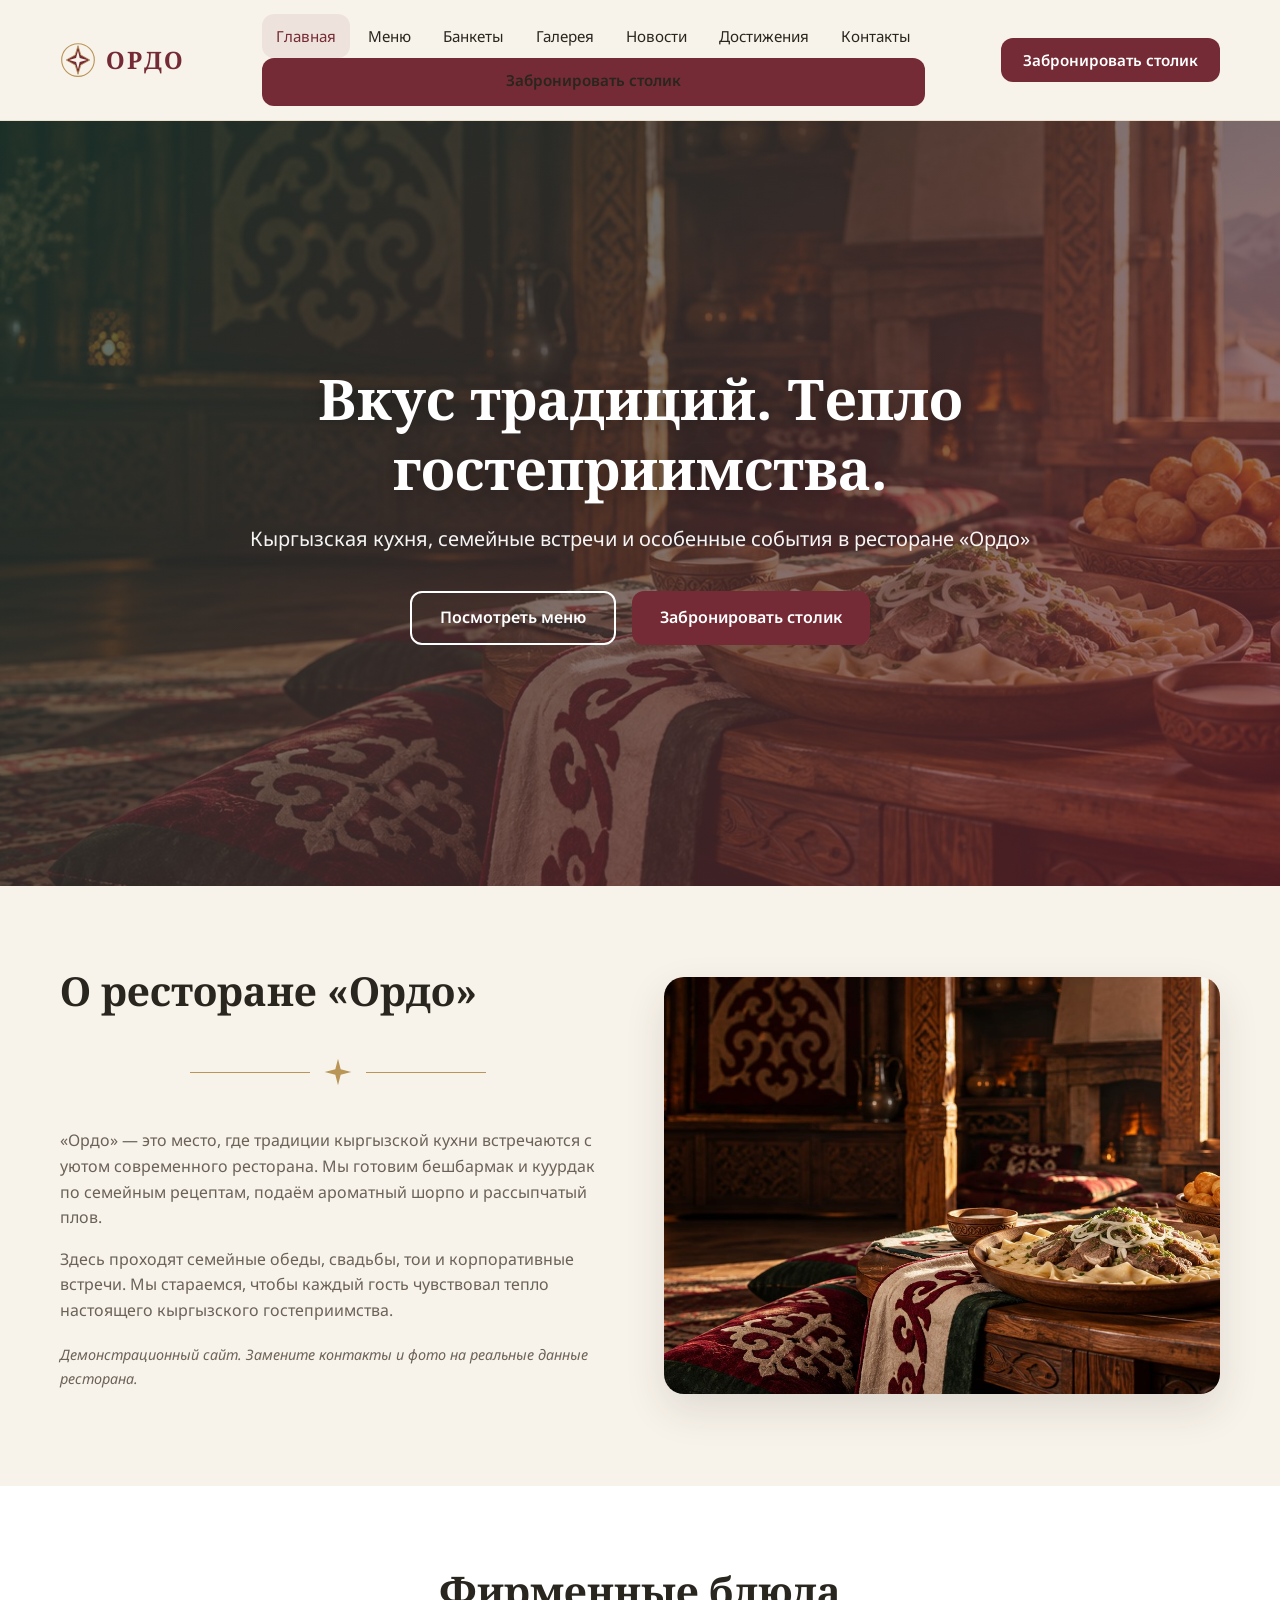
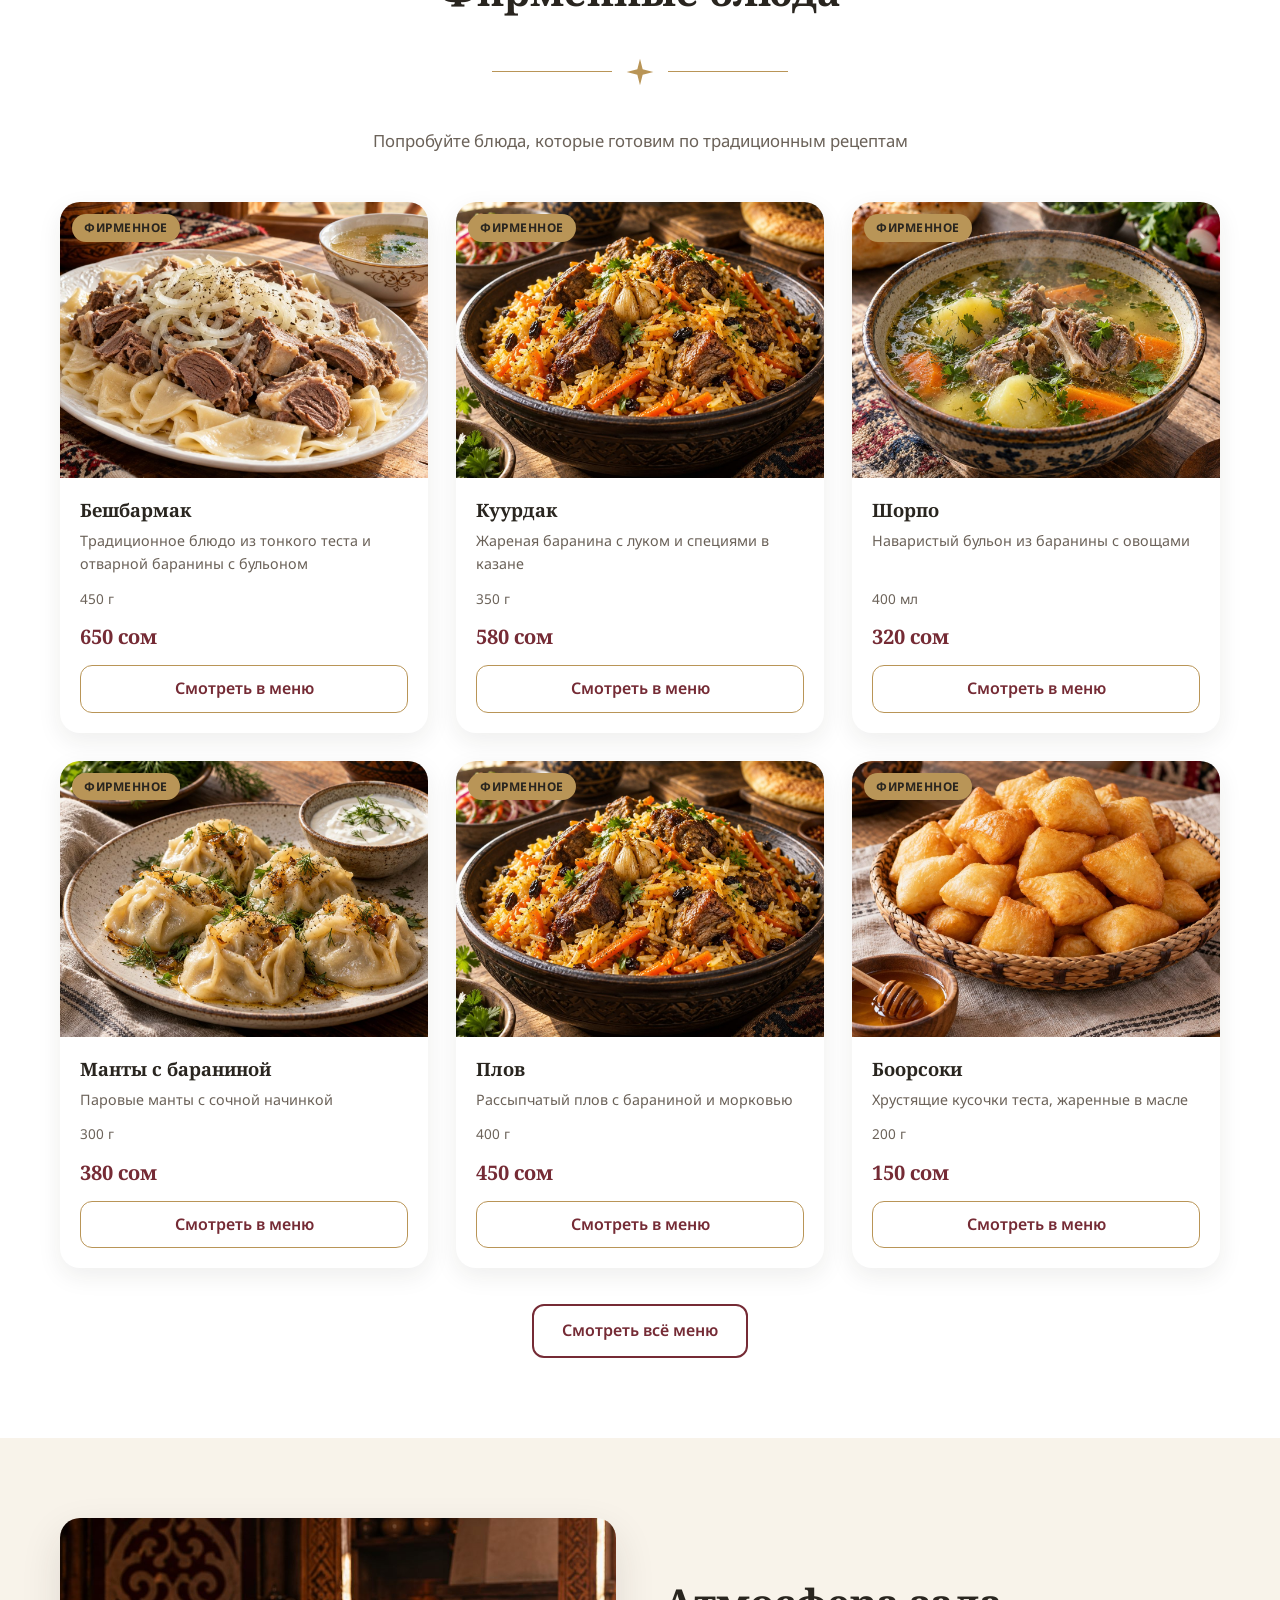
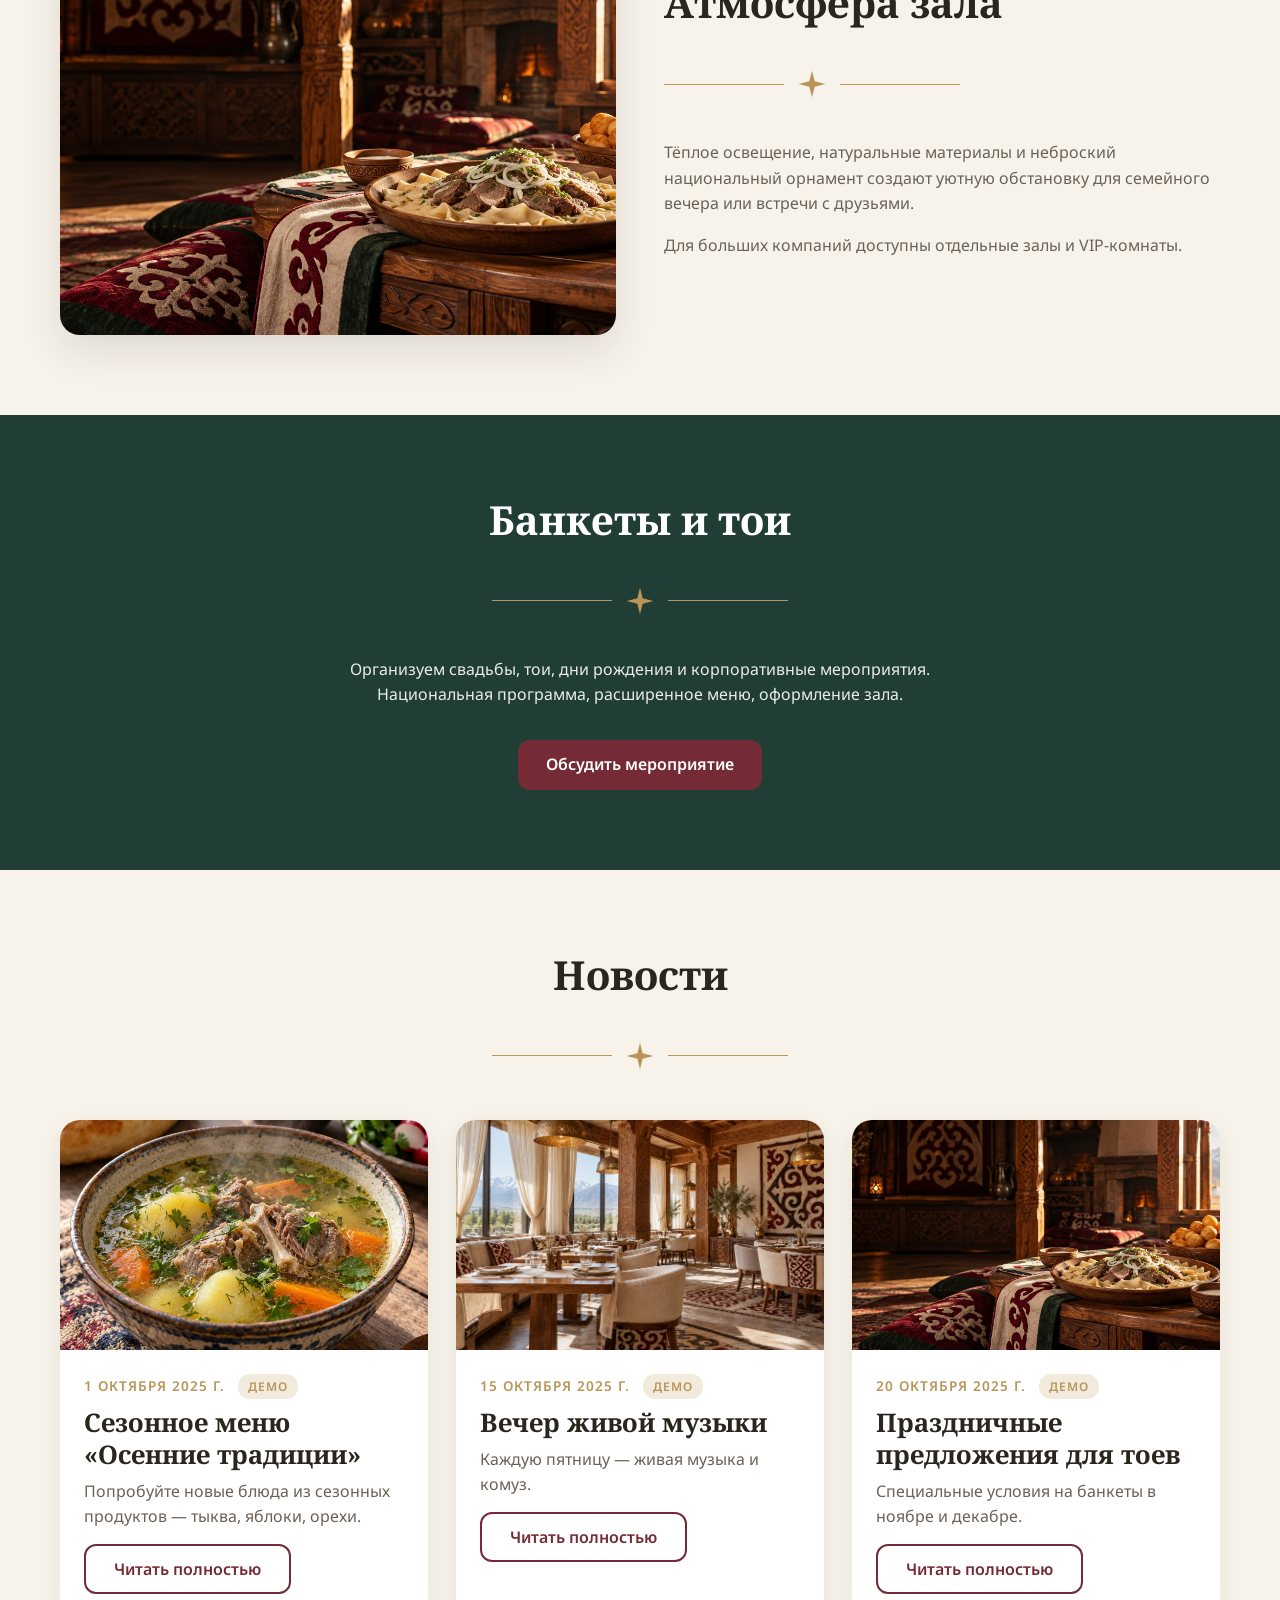
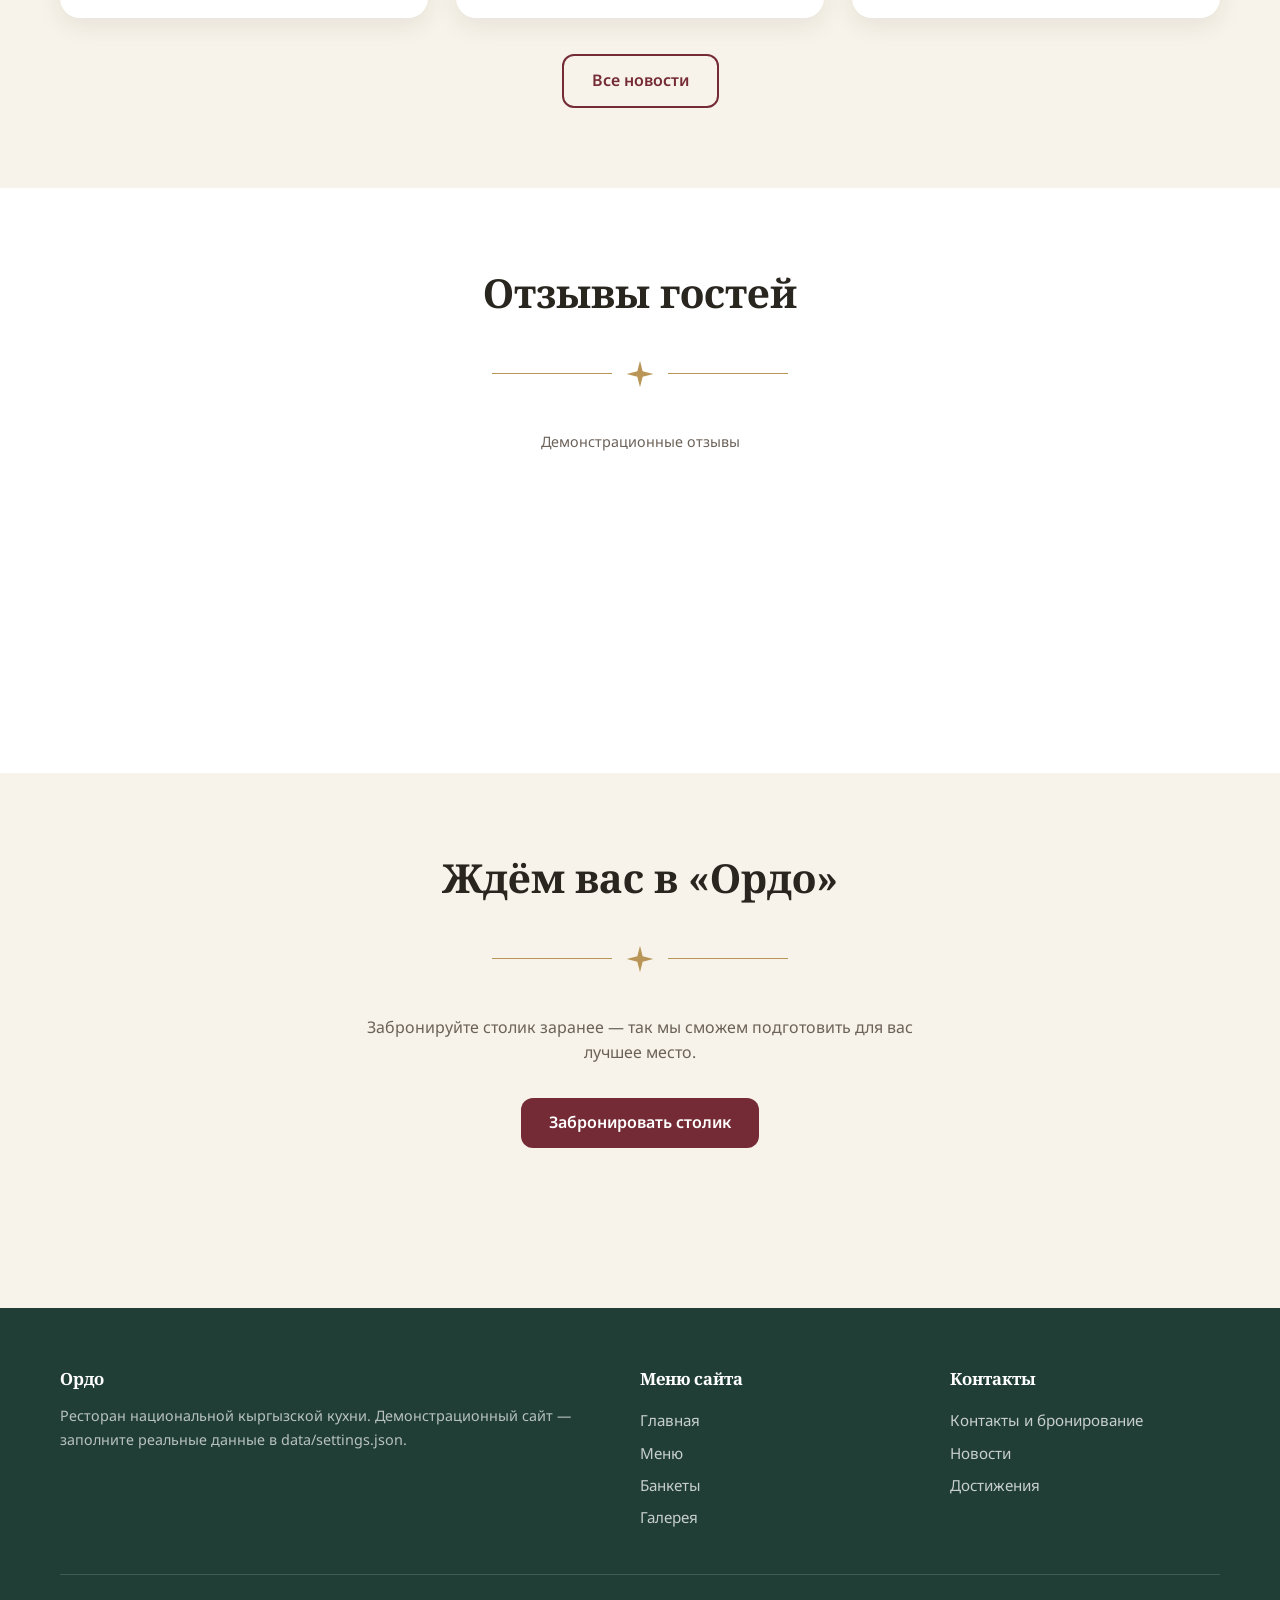
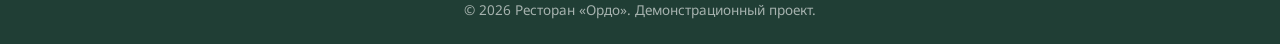
<file: ordo/index.html>
<!DOCTYPE html>
<html lang="ru">
<head>
  <meta charset="UTF-8">
  <meta name="viewport" content="width=device-width, initial-scale=1.0">
  <link rel="icon" href="assets/icons/logo-mark.svg" type="image/svg+xml">
  <title>Ордо — ресторан кыргызской кухни | Вкус традиций</title>
  <meta name="description" content="Ресторан национальной кыргызской кухни «Ордо»: бешбармак, куурдак, манты, шорпо, плов. Семейные встречи, банкеты и тои. Бронирование столиков.">
  <link rel="preconnect" href="https://fonts.googleapis.com">
  <link rel="preconnect" href="https://fonts.gstatic.com" crossorigin>
  <link href="https://fonts.googleapis.com/css2?family=Noto+Serif:wght@400;700&family=Noto+Sans:wght@400;500;600;700&display=swap" rel="stylesheet">
  <link rel="stylesheet" href="css/style.css">
  <link rel="stylesheet" href="css/responsive.css">
  <link rel="stylesheet" href="css/animations.css">
</head>
<body>
  <a class="skip-link" href="#main">Перейти к содержимому</a>

  <header class="site-header">
    <div class="header-inner">
      <a href="index.html" class="logo" aria-label="Ордо — на главную">
        <img src="assets/icons/logo-mark.svg" alt="" width="36" height="36">
        ОРДО
      </a>
      <nav class="main-nav" id="mainNav" aria-label="Основная навигация">
        <ul>
          <li><a href="index.html">Главная</a></li>
          <li><a href="menu.html">Меню</a></li>
          <li><a href="banquets.html">Банкеты</a></li>
          <li><a href="gallery.html">Галерея</a></li>
          <li><a href="news.html">Новости</a></li>
          <li><a href="achievements.html">Достижения</a></li>
          <li><a href="contacts.html">Контакты</a></li>
        </ul>
        <a href="contacts.html#booking" class="btn btn-primary mobile-book">Забронировать столик</a>
      </nav>
      <a href="contacts.html#booking" class="btn-book">Забронировать столик</a>
      <button class="burger" id="burger" aria-label="Открыть меню" aria-expanded="false" aria-controls="mainNav">
        <span></span><span></span><span></span>
      </button>
    </div>
  </header>
  <div class="nav-overlay" id="navOverlay"></div>

  <main id="main">
    <!-- HERO -->
    <section class="hero">
      <img class="hero-bg" src="assets/images/hero.jpg" alt="" onerror="window.Ordo.imgFallback(this)">
      <div class="hero-overlay"></div>
      <div class="hero-content">
        <h1>Вкус традиций. Тепло гостеприимства.</h1>
        <p>Кыргызская кухня, семейные встречи и особенные события в ресторане «Ордо»</p>
        <div class="hero-actions">
          <a href="menu.html" class="btn btn-secondary">Посмотреть меню</a>
          <a href="contacts.html#booking" class="btn btn-primary">Забронировать столик</a>
        </div>
      </div>
    </section>

    <!-- О РЕСТОРАНЕ -->
    <section class="section">
      <div class="container">
        <div class="about-grid">
          <div class="about-text reveal">
            <h2>О ресторане «Ордо»</h2>
            <div class="ornament-divider" aria-hidden="true">
              <svg viewBox="0 0 24 24"><path d="M12 2 L14 10 L22 12 L14 14 L12 22 L10 14 L2 12 L10 10 Z" fill="#B99557"/></svg>
            </div>
            <p>«Ордо» — это место, где традиции кыргызской кухни встречаются с уютом современного ресторана. Мы готовим бешбармак и куурдак по семейным рецептам, подаём ароматный шорпо и рассыпчатый плов.</p>
            <p>Здесь проходят семейные обеды, свадьбы, тои и корпоративные встречи. Мы стараемся, чтобы каждый гость чувствовал тепло настоящего кыргызского гостеприимства.</p>
            <p style="font-style:italic;font-size:0.9rem;color:var(--text-light);margin-top:20px">Демонстрационный сайт. Замените контакты и фото на реальные данные ресторана.</p>
          </div>
          <div class="about-image reveal">
            <img src="assets/images/hero.jpg" alt="Уютный зал ресторана «Ордо»" loading="lazy" onerror="window.Ordo.imgFallback(this)">
          </div>
        </div>
      </div>
    </section>

    <!-- ФИРМЕННЫЕ БЛЮДА -->
    <section class="section" style="background:var(--white)">
      <div class="container">
        <div class="section-header">
          <h2>Фирменные блюда</h2>
          <div class="ornament-divider" aria-hidden="true">
            <svg viewBox="0 0 24 24"><path d="M12 2 L14 10 L22 12 L14 14 L12 22 L10 14 L2 12 L10 10 Z" fill="#B99557"/></svg>
          </div>
          <p>Попробуйте блюда, которые готовим по традиционным рецептам</p>
        </div>
        <div class="dishes-grid" id="homeDishes"></div>
        <div class="text-center" style="margin-top:36px">
          <a href="menu.html" class="btn btn-outline">Смотреть всё меню</a>
        </div>
      </div>
    </section>

    <!-- АТМОСФЕРА -->
    <section class="section">
      <div class="container">
        <div class="about-grid">
          <div class="about-image reveal">
            <img src="assets/images/hero.jpg" alt="Атмосфера зала" loading="lazy" onerror="window.Ordo.imgFallback(this)">
          </div>
          <div class="about-text reveal">
            <h2>Атмосфера зала</h2>
            <div class="ornament-divider" aria-hidden="true" style="justify-content:flex-start">
              <svg viewBox="0 0 24 24"><path d="M12 2 L14 10 L22 12 L14 14 L12 22 L10 14 L2 12 L10 10 Z" fill="#B99557"/></svg>
            </div>
            <p>Тёплое освещение, натуральные материалы и неброский национальный орнамент создают уютную обстановку для семейного вечера или встречи с друзьями.</p>
            <p>Для больших компаний доступны отдельные залы и VIP-комнаты.</p>
          </div>
        </div>
      </div>
    </section>

    <!-- БАНКЕТЫ -->
    <section class="section" style="background:var(--green);color:var(--white)">
      <div class="container text-center">
        <h2 style="color:var(--white)">Банкеты и тои</h2>
        <div class="ornament-divider" aria-hidden="true">
          <svg viewBox="0 0 24 24"><path d="M12 2 L14 10 L22 12 L14 14 L12 22 L10 14 L2 12 L10 10 Z" fill="#B99557"/></svg>
        </div>
        <p style="max-width:640px;margin:0 auto 32px;opacity:0.9">Организуем свадьбы, тои, дни рождения и корпоративные мероприятия. Национальная программа, расширенное меню, оформление зала.</p>
        <a href="banquets.html" class="btn btn-primary">Обсудить мероприятие</a>
      </div>
    </section>

    <!-- НОВОСТИ -->
    <section class="section">
      <div class="container">
        <div class="section-header">
          <h2>Новости</h2>
          <div class="ornament-divider" aria-hidden="true">
            <svg viewBox="0 0 24 24"><path d="M12 2 L14 10 L22 12 L14 14 L12 22 L10 14 L2 12 L10 10 Z" fill="#B99557"/></svg>
          </div>
        </div>
        <div class="events-grid" id="homeNewsGrid"></div>
        <div class="text-center" style="margin-top:36px">
          <a href="news.html" class="btn btn-outline">Все новости</a>
        </div>
      </div>
    </section>

    <!-- ОТЗЫВЫ -->
    <section class="section" style="background:var(--white)">
      <div class="container">
        <div class="section-header">
          <h2>Отзывы гостей</h2>
          <div class="ornament-divider" aria-hidden="true">
            <svg viewBox="0 0 24 24"><path d="M12 2 L14 10 L22 12 L14 14 L12 22 L10 14 L2 12 L10 10 Z" fill="#B99557"/></svg>
          </div>
          <p style="font-size:0.9rem">Демонстрационные отзывы</p>
        </div>
        <div class="reviews-grid" id="homeReviews"></div>
      </div>
    </section>

    <!-- CTA -->
    <section class="section">
      <div class="container text-center">
        <h2>Ждём вас в «Ордо»</h2>
        <div class="ornament-divider" aria-hidden="true">
          <svg viewBox="0 0 24 24"><path d="M12 2 L14 10 L22 12 L14 14 L12 22 L10 14 L2 12 L10 10 Z" fill="#B99557"/></svg>
        </div>
        <p style="max-width:600px;margin:0 auto 32px;color:var(--text-light)">Забронируйте столик заранее — так мы сможем подготовить для вас лучшее место.</p>
        <a href="contacts.html#booking" class="btn btn-primary">Забронировать столик</a>
      </div>
    </section>
  </main>

  <footer class="site-footer">
    <div class="container">
      <div class="footer-grid">
        <div>
          <h4>Ордо</h4>
          <p style="font-size:0.9rem;opacity:0.8">Ресторан национальной кыргызской кухни. Демонстрационный сайт — заполните реальные данные в data/settings.json.</p>
        </div>
        <div>
          <h4>Меню сайта</h4>
          <a href="index.html">Главная</a>
          <a href="menu.html">Меню</a>
          <a href="banquets.html">Банкеты</a>
          <a href="gallery.html">Галерея</a>
        </div>
        <div>
          <h4>Контакты</h4>
          <a href="contacts.html">Контакты и бронирование</a>
          <a href="news.html">Новости</a>
          <a href="achievements.html">Достижения</a>
        </div>
      </div>
      <div class="footer-bottom">
        © <span id="year"></span> Ресторан «Ордо». Демонстрационный проект.
      </div>
    </div>
  </footer>

  <script src="js/main.js"></script>
  <script src="js/news.js"></script>
  <script>
    // Загружаем фирменные блюда и отзывы на главной
    document.addEventListener('DOMContentLoaded', async () => {
      const { escapeHTML, loadJSON, imgFallback } = window.Ordo;

      const menu = await loadJSON('data/menu.json');
      if (menu) {
        const featured = menu.items.filter(i => i.featured).slice(0, 6);
        const grid = document.getElementById('homeDishes');
        if (grid) {
          grid.innerHTML = featured.map(item => `
            <article class="dish-card reveal">
              <div class="dish-image">
                <img src="${escapeHTML(item.image)}" alt="${escapeHTML(item.name)}" loading="lazy" onerror="window.Ordo.imgFallback(this)">
                <span class="dish-badge">Фирменное</span>
              </div>
              <div class="dish-body">
                <h3>${escapeHTML(item.name)}</h3>
                <p class="dish-desc">${escapeHTML(item.description)}</p>
                <div class="dish-meta"><span>${escapeHTML(item.weight)}</span></div>
                <div class="dish-meta"><span class="dish-price">${escapeHTML(item.price)} сом</span></div>
                <a href="menu.html" class="dish-details-btn" style="text-align:center;display:block">Смотреть в меню</a>
              </div>
            </article>
          `).join('');
          window.Ordo && document.dispatchEvent(new Event('ordo:reveal'));
        }
      }

      const events = await loadJSON('data/events.json');
      if (events && events.reviews) {
        const grid = document.getElementById('homeReviews');
        if (grid) {
          grid.innerHTML = events.reviews.map(r => `
            <div class="review-card reveal">
              <div class="review-stars">${'★'.repeat(r.rating)}${'☆'.repeat(5 - r.rating)}</div>
              <p class="review-text">«${escapeHTML(r.text)}»</p>
              <div class="review-author">${escapeHTML(r.author)}${r.demo ? ' <span class="demo-badge">демо</span>' : ''}</div>
            </div>
          `).join('');
        }
      }
    });
  </script>
</body>
</html>
</file>
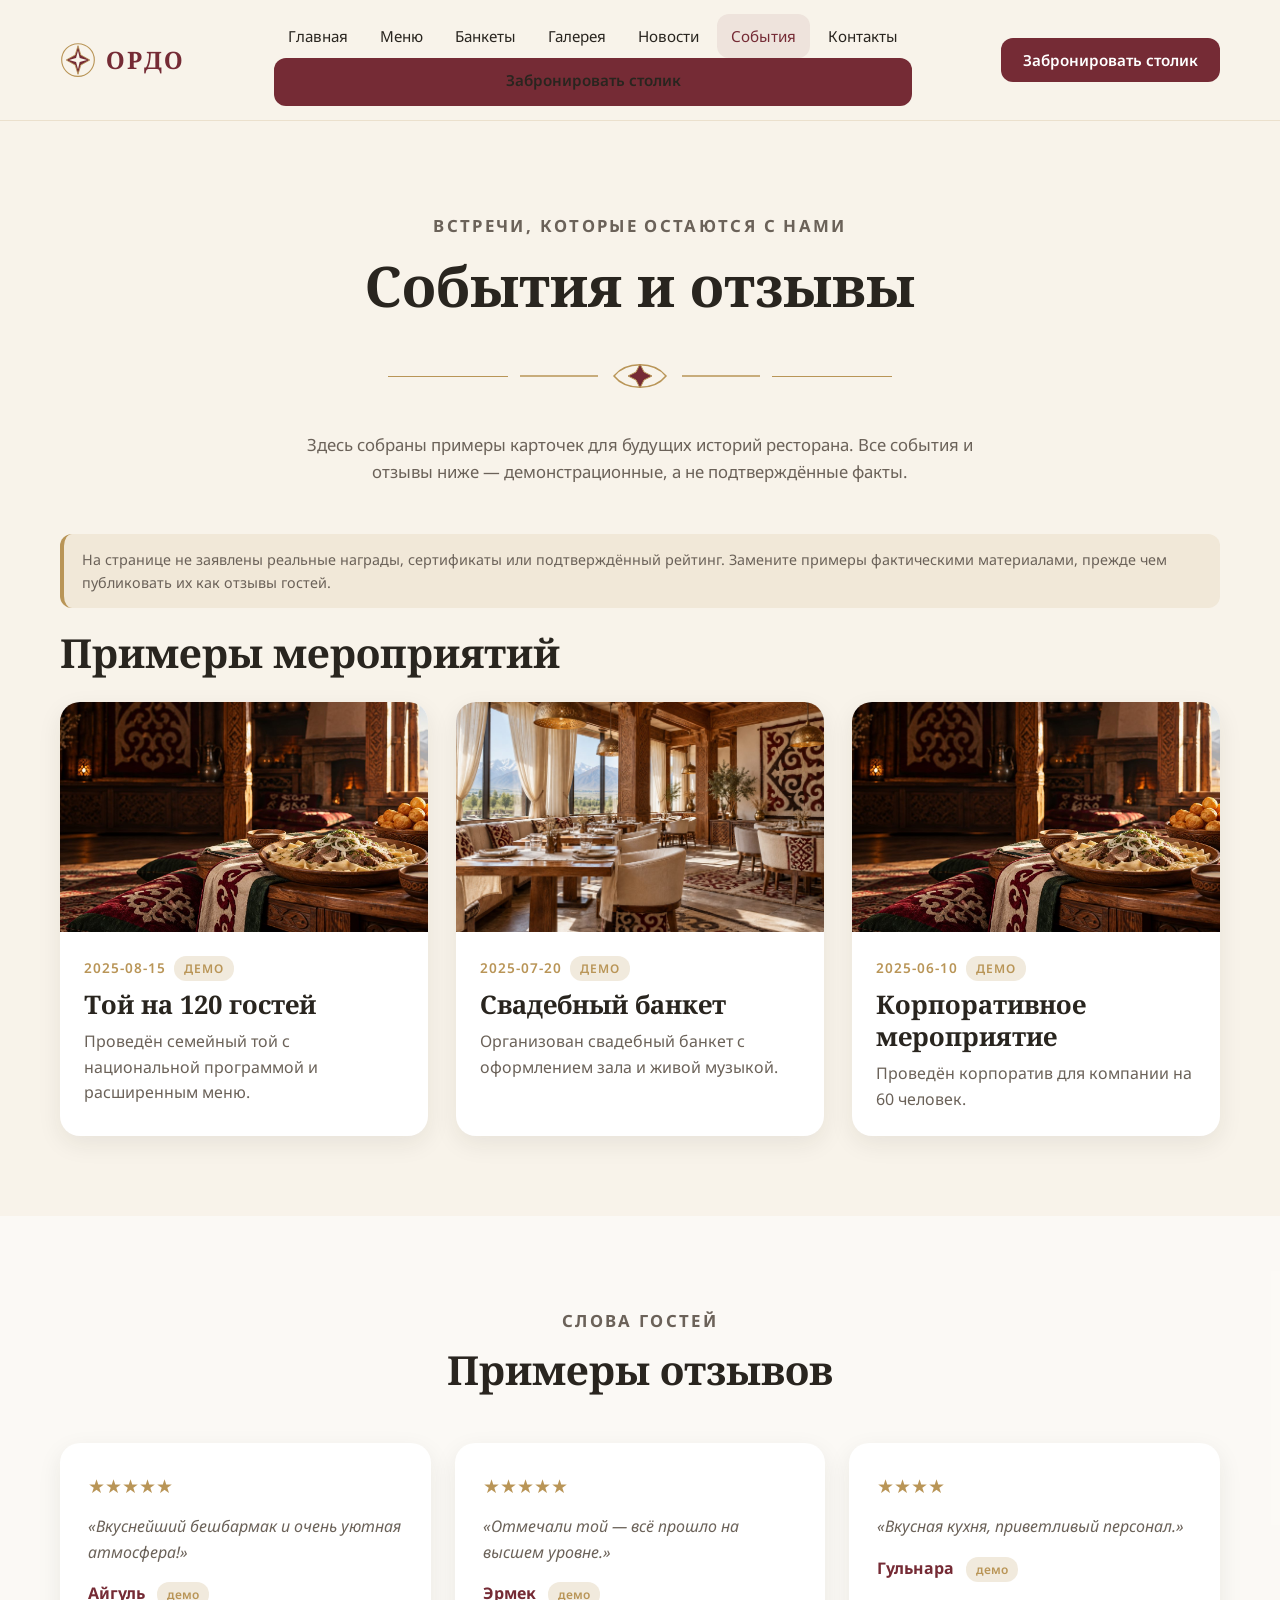
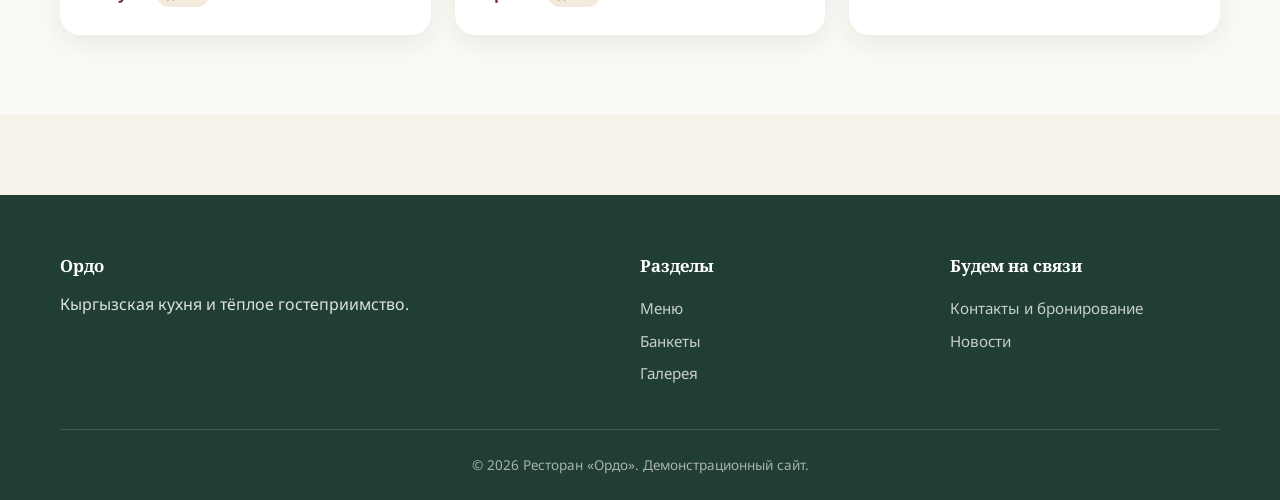
<file: ordo/achievements.html>
<!DOCTYPE html>
<html lang="ru">
<head>
  <meta charset="UTF-8"><meta name="viewport" content="width=device-width, initial-scale=1">
  <title>События и впечатления гостей — ресторан «Ордо»</title>
  <meta name="description" content="Демонстрационные примеры прошедших мероприятий и отзывов о ресторане «Ордо». Реальные награды и рейтинги не заявляются.">
  <link rel="icon" href="assets/icons/logo-mark.svg" type="image/svg+xml">
  <link rel="preconnect" href="https://fonts.googleapis.com"><link rel="preconnect" href="https://fonts.gstatic.com" crossorigin>
  <link href="https://fonts.googleapis.com/css2?family=Noto+Serif:wght@400;700&family=Noto+Sans:wght@400;500;600;700&display=swap" rel="stylesheet">
  <link rel="stylesheet" href="css/style.css"><link rel="stylesheet" href="css/responsive.css"><link rel="stylesheet" href="css/animations.css">
</head>
<body>
  <a class="skip-link" href="#main">Перейти к содержимому</a>
  <header class="site-header"><div class="header-inner">
    <a href="index.html" class="logo" aria-label="Ордо — на главную"><img src="assets/icons/logo-mark.svg" alt="" width="36" height="36">ОРДО</a>
    <nav class="main-nav" id="mainNav" aria-label="Основная навигация"><ul>
      <li><a href="index.html">Главная</a></li><li><a href="menu.html">Меню</a></li><li><a href="banquets.html">Банкеты</a></li><li><a href="gallery.html">Галерея</a></li><li><a href="news.html">Новости</a></li><li><a href="achievements.html">События</a></li><li><a href="contacts.html">Контакты</a></li>
    </ul><a href="contacts.html#booking" class="btn btn-primary mobile-book">Забронировать столик</a></nav>
    <a href="contacts.html#booking" class="btn-book">Забронировать столик</a><button class="burger" id="burger" aria-label="Открыть меню" aria-expanded="false" aria-controls="mainNav"><span></span><span></span><span></span></button>
  </div></header><div class="nav-overlay" id="navOverlay"></div>
  <main id="main">
    <section class="section"><div class="container">
      <div class="section-header"><p class="eyebrow">Встречи, которые остаются с нами</p><h1>События и отзывы</h1><div class="ornament-divider" aria-hidden="true"><img src="assets/icons/ornament.svg" alt=""></div><p>Здесь собраны примеры карточек для будущих историй ресторана. Все события и отзывы ниже — демонстрационные, а не подтверждённые факты.</p></div>
      <div class="form-note" role="note">На странице не заявлены реальные награды, сертификаты или подтверждённый рейтинг. Замените примеры фактическими материалами, прежде чем публиковать их как отзывы гостей.</div>
      <h2 class="subsection-title">Примеры мероприятий</h2><div class="events-grid" id="eventsGrid" aria-live="polite"></div>
    </div></section>
    <section class="section section-soft"><div class="container"><div class="section-header"><p class="eyebrow">Слова гостей</p><h2>Примеры отзывов</h2></div><div class="reviews-grid" id="reviewsGrid" aria-live="polite"></div></div></section>
  </main>
  <footer class="site-footer"><div class="container"><div class="footer-grid"><div><h4>Ордо</h4><p>Кыргызская кухня и тёплое гостеприимство.</p></div><div><h4>Разделы</h4><a href="menu.html">Меню</a><a href="banquets.html">Банкеты</a><a href="gallery.html">Галерея</a></div><div><h4>Будем на связи</h4><a href="contacts.html">Контакты и бронирование</a><a href="news.html">Новости</a></div></div><div class="footer-bottom">© <span id="year"></span> Ресторан «Ордо». Демонстрационный сайт.</div></div></footer>
  <script src="js/main.js"></script>
  <script>
    document.addEventListener('DOMContentLoaded', async () => {
      const { loadJSON, escapeHTML, imgFallback } = window.Ordo;
      const data = await loadJSON('data/events.json');
      const eventsGrid = document.getElementById('eventsGrid');
      const reviewsGrid = document.getElementById('reviewsGrid');
      if (!data) {
        eventsGrid.innerHTML = '<p class="form-note">Не удалось загрузить примеры событий. Проверьте запуск через локальный HTTP-сервер.</p>';
        return;
      }
      const events = data.events || [];
      eventsGrid.innerHTML = events.length ? events.map(event => `
        <article class="event-card reveal">
          <img src="${escapeHTML(event.image)}" alt="${escapeHTML(event.title)}" loading="lazy" onerror="window.Ordo.imgFallback(this)">
          <div class="event-body"><p class="event-date">${escapeHTML(event.date || '')}<span class="demo-badge">демо</span></p><h3>${escapeHTML(event.title)}</h3><p class="card-copy">${escapeHTML(event.description)}</p></div>
        </article>`).join('') : '<div class="empty-state">Пока нет опубликованных событий.</div>';
      const reviews = data.reviews || [];
      reviewsGrid.innerHTML = reviews.length ? reviews.map(review => `
        <article class="review-card reveal"><div class="review-stars" aria-label="Оценка ${Number(review.rating) || 0} из 5">${'★'.repeat(Math.max(0, Math.min(5, Number(review.rating) || 0)))}</div><p class="review-text">«${escapeHTML(review.text)}»</p><p class="review-author">${escapeHTML(review.author)} <span class="demo-badge">демо</span></p></article>`).join('') : '<div class="empty-state">Пока нет отзывов.</div>';
      document.dispatchEvent(new Event('ordo:reveal'));
    });
  </script>
</body></html>
</file>
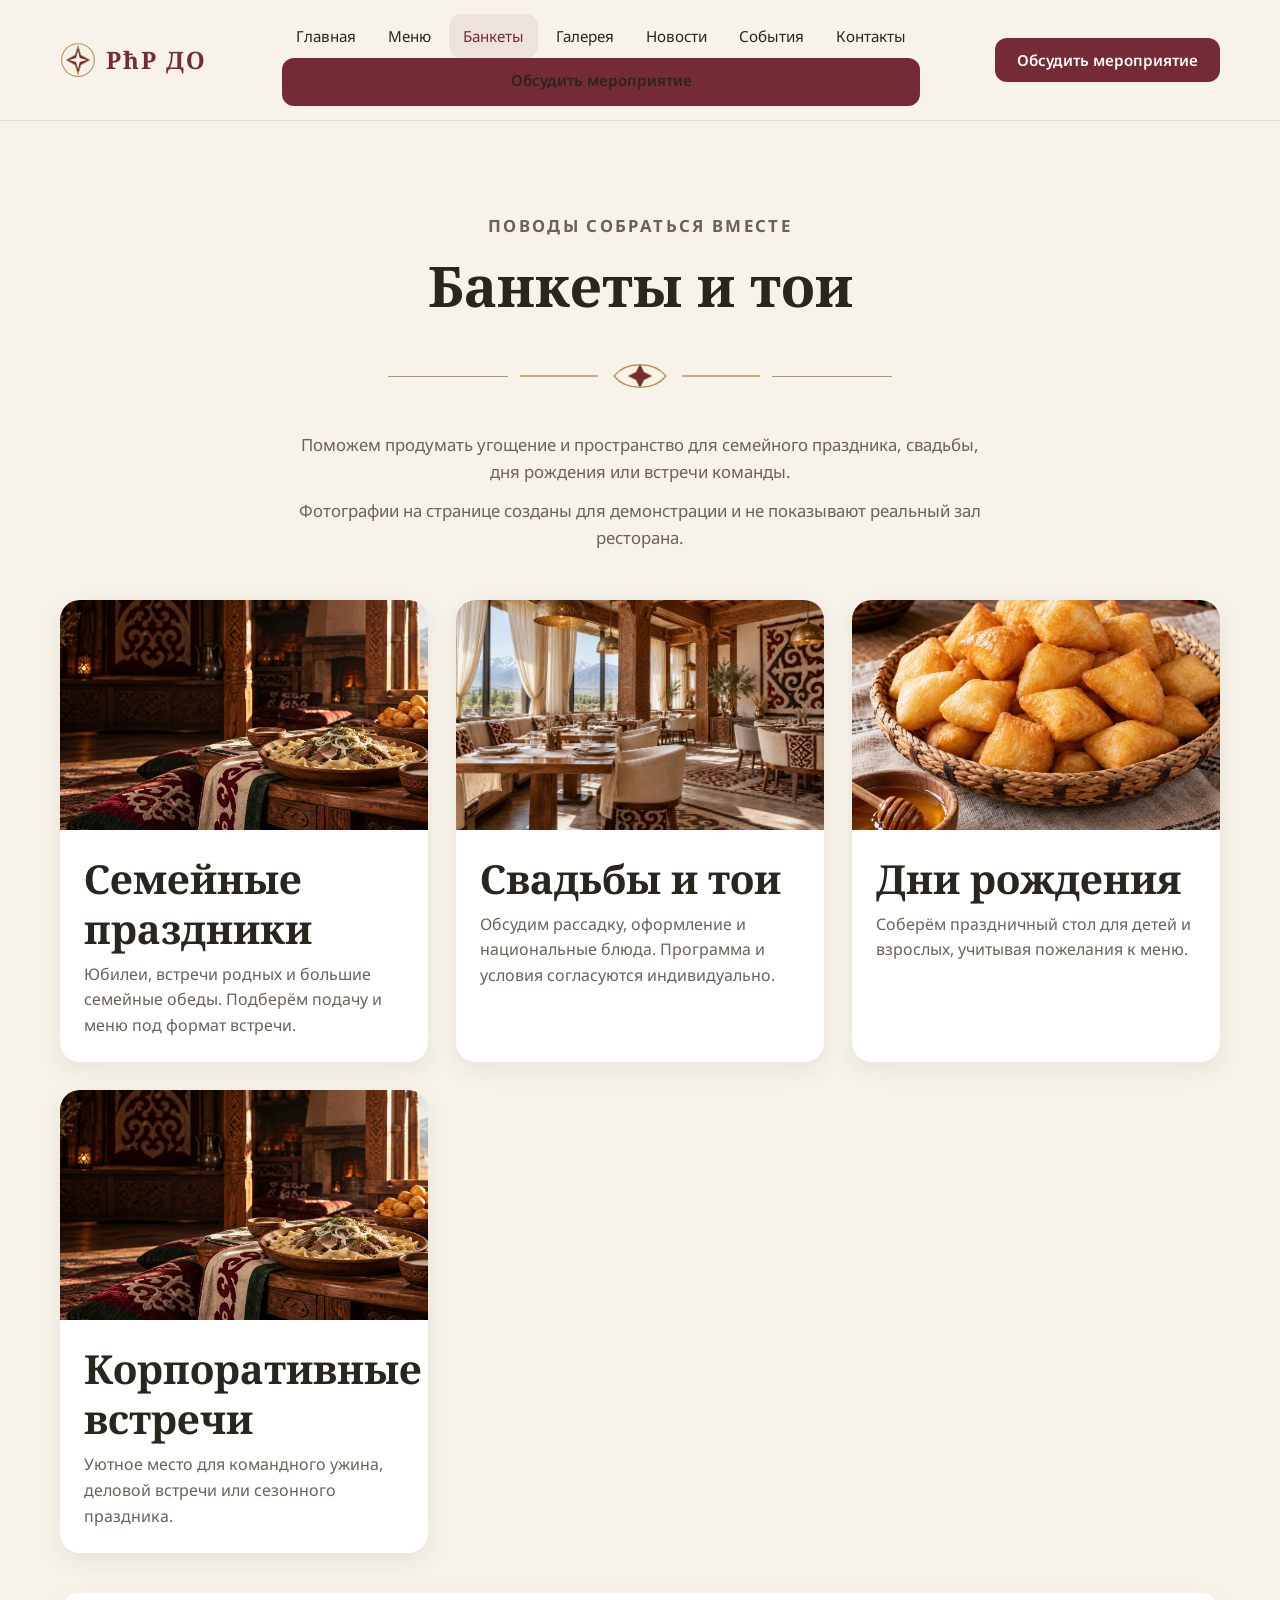
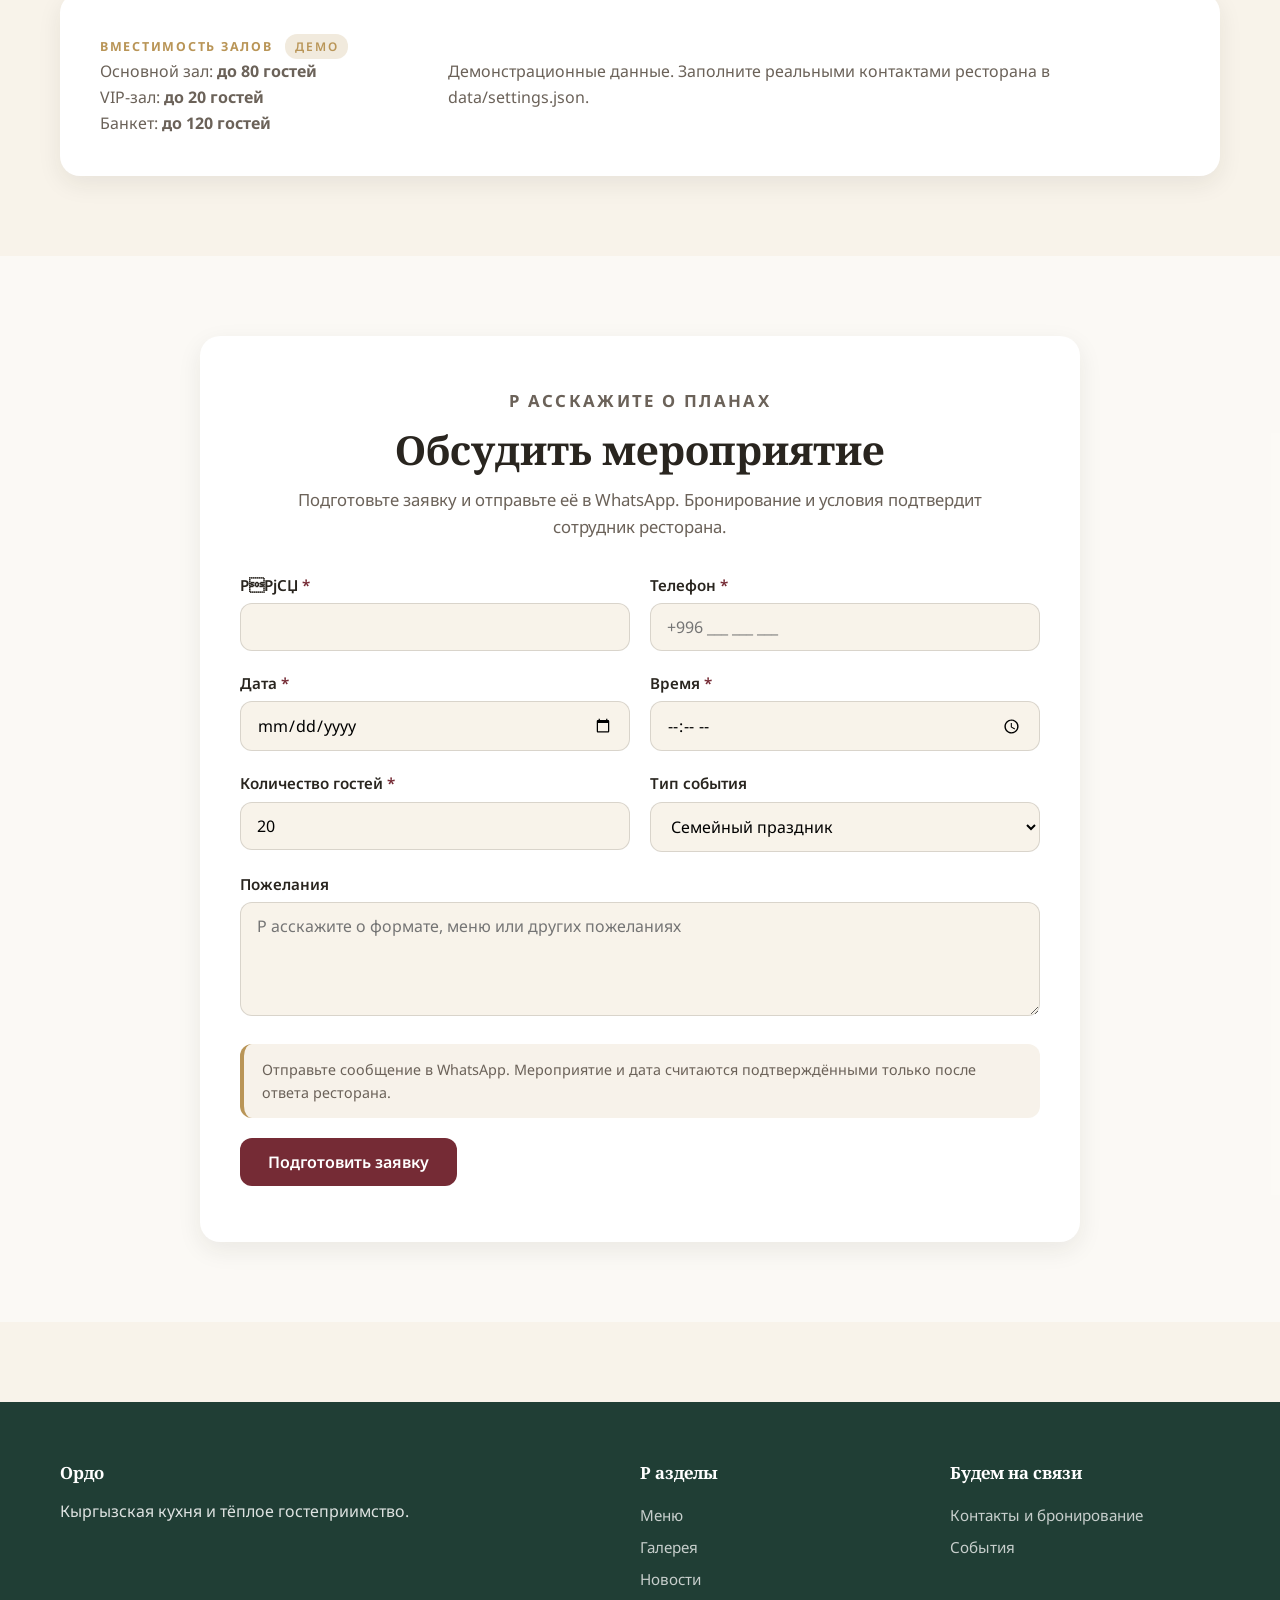
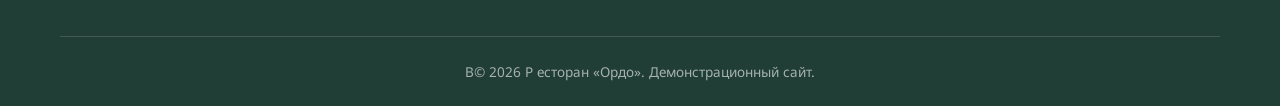
<file: ordo/banquets.html>
<!DOCTYPE html>
<html lang="ru">
<head>
  <meta charset="UTF-8"><meta name="viewport" content="width=device-width, initial-scale=1">
  <title>Банкеты и тои — ресторан «Ордо»</title>
  <meta name="description" content="Семейные праздники, свадьбы, тои, дни рождения и корпоративные встречи в ресторане «Ордо». Узнайте условия и обсудите мероприятие.">
  <link rel="icon" href="assets/icons/logo-mark.svg" type="image/svg+xml">
  <link rel="preconnect" href="https://fonts.googleapis.com"><link rel="preconnect" href="https://fonts.gstatic.com" crossorigin>
  <link href="https://fonts.googleapis.com/css2?family=Noto+Serif:wght@400;700&family=Noto+Sans:wght@400;500;600;700&display=swap" rel="stylesheet">
  <link rel="stylesheet" href="css/style.css"><link rel="stylesheet" href="css/responsive.css"><link rel="stylesheet" href="css/animations.css">
</head>
<body>
  <a class="skip-link" href="#main">Перейти к содержимому</a>
  <header class="site-header"><div class="header-inner">
    <a href="index.html" class="logo" aria-label="Ордо — на главную"><img src="assets/icons/logo-mark.svg" alt="" width="36" height="36">РћР ДО</a>
    <nav class="main-nav" id="mainNav" aria-label="Основная навигация"><ul>
      <li><a href="index.html">Главная</a></li><li><a href="menu.html">Меню</a></li><li><a href="banquets.html">Банкеты</a></li><li><a href="gallery.html">Галерея</a></li><li><a href="news.html">Новости</a></li><li><a href="achievements.html">События</a></li><li><a href="contacts.html">Контакты</a></li>
    </ul><a href="#eventForm" class="btn btn-primary mobile-book">Обсудить мероприятие</a></nav>
    <a href="#eventForm" class="btn-book">Обсудить мероприятие</a><button class="burger" id="burger" aria-label="Открыть меню" aria-expanded="false" aria-controls="mainNav"><span></span><span></span><span></span></button>
  </div></header><div class="nav-overlay" id="navOverlay"></div>
  <main id="main">
    <section class="section"><div class="container">
      <div class="section-header"><p class="eyebrow">Поводы собраться вместе</p><h1>Банкеты и тои</h1><div class="ornament-divider" aria-hidden="true"><img src="assets/icons/ornament.svg" alt=""></div><p>Поможем продумать угощение и пространство для семейного праздника, свадьбы, дня рождения или встречи команды.</p><p class="demo-note">Фотографии на странице созданы для демонстрации и не показывают реальный зал ресторана.</p></div>
      <div class="events-grid">
        <article class="event-card reveal"><img src="assets/images/hero.jpg" alt="Семейный праздничный стол" loading="lazy" onerror="window.Ordo.imgFallback(this)"><div class="event-body"><h2>Семейные праздники</h2><p class="card-copy">Юбилеи, встречи родных и большие семейные обеды. Подберём подачу и меню под формат встречи.</p></div></article>
        <article class="event-card reveal"><img src="assets/images/interior.jpg" alt="Праздничное оформление стола" loading="lazy" onerror="window.Ordo.imgFallback(this)"><div class="event-body"><h2>Свадьбы и тои</h2><p class="card-copy">Обсудим рассадку, оформление и национальные блюда. Программа и условия согласуются индивидуально.</p></div></article>
        <article class="event-card reveal"><img src="assets/images/food-boorsok.jpg" alt="Десерт для праздничного события" loading="lazy" onerror="window.Ordo.imgFallback(this)"><div class="event-body"><h2>Дни рождения</h2><p class="card-copy">Соберём праздничный стол для детей и взрослых, учитывая пожелания к меню.</p></div></article>
        <article class="event-card reveal"><img src="assets/images/hero.jpg" alt="Общий стол для встречи гостей" loading="lazy" onerror="window.Ordo.imgFallback(this)"><div class="event-body"><h2>Корпоративные встречи</h2><p class="card-copy">Уютное место для командного ужина, деловой встречи или сезонного праздника.</p></div></article>
      </div>
      <div class="capacity-note"><div><span class="eyebrow">Вместимость залов <span class="demo-badge">демо</span></span><p>Основной зал: <strong id="capacityHall">уточните у ресторана</strong><br>VIP-зал: <strong id="capacityVip">уточните у ресторана</strong><br>Банкет: <strong id="capacityBanquet">уточните у ресторана</strong></p></div><p id="capacityNote">Доступность дат и условия уточняются при обращении. Параметры можно изменить в <code>data/settings.json</code>.</p></div>
    </div></section>
    <section class="section section-soft" id="eventForm"><div class="container"><div class="form-card">
      <div class="section-header"><p class="eyebrow">Р асскажите о планах</p><h2>Обсудить мероприятие</h2><p>Подготовьте заявку и отправьте её в WhatsApp. Бронирование и условия подтвердит сотрудник ресторана.</p></div>
      <form id="bookingForm" novalidate>
        <div class="form-grid"><div class="form-group"><label for="bookingName">РРјСЏ <span class="required">*</span></label><input id="bookingName" name="name" autocomplete="name" required><div class="error">Укажите имя</div></div>
          <div class="form-group"><label for="bookingPhone">Телефон <span class="required">*</span></label><input id="bookingPhone" name="phone" type="tel" autocomplete="tel" placeholder="+996 ___ ___ ___" required><div class="error">Проверьте номер телефона</div></div>
          <div class="form-group"><label for="bookingDate">Дата <span class="required">*</span></label><input id="bookingDate" name="date" type="date" required><div class="error">Выберите сегодняшнюю или будущую дату</div></div>
          <div class="form-group"><label for="bookingTime">Время <span class="required">*</span></label><input id="bookingTime" name="time" type="time" required><div class="error">Выберите время работы ресторана</div></div>
          <div class="form-group"><label for="bookingGuests">Количество гостей <span class="required">*</span></label><input id="bookingGuests" name="guests" type="number" min="1" max="500" value="20" required><div class="error">Укажите от 1 до 500 гостей</div></div>
          <div class="form-group"><label for="eventType">Тип события</label><select id="eventType" name="eventType"><option>Семейный праздник</option><option>Свадьба или той</option><option>День рождения</option><option>Корпоратив</option><option>Другое</option></select></div></div>
        <div class="form-group"><label for="bookingComment">Пожелания</label><textarea id="bookingComment" name="comment" rows="4" placeholder="Р асскажите о формате, меню или других пожеланиях"></textarea></div>
        <p class="form-note">Отправьте сообщение в WhatsApp. Мероприятие и дата считаются подтверждёнными только после ответа ресторана.</p>
        <div class="form-actions"><button type="submit" class="btn btn-primary">Подготовить заявку</button></div>
      </form>
      <p id="bookingStatus" class="booking-status" role="status" aria-live="polite"></p><div id="bookingPreviewWrap" class="booking-preview hidden"><h3>Текст заявки</h3><pre id="bookingPreview"></pre><button type="button" class="btn btn-outline" id="copyBooking">Скопировать заявку</button></div>
    </div></div></section>
  </main>
  <footer class="site-footer"><div class="container"><div class="footer-grid"><div><h4>Ордо</h4><p>Кыргызская кухня и тёплое гостеприимство.</p></div><div><h4>Р азделы</h4><a href="menu.html">Меню</a><a href="gallery.html">Галерея</a><a href="news.html">Новости</a></div><div><h4>Будем на связи</h4><a href="contacts.html">Контакты и бронирование</a><a href="achievements.html">События</a></div></div><div class="footer-bottom">В© <span id="year"></span> Р есторан «Ордо». Демонстрационный сайт.</div></div></footer>
  <script src="js/main.js"></script><script src="js/booking.js"></script>
  <script>document.addEventListener('DOMContentLoaded', async () => { const settings = await window.Ordo.loadJSON('data/settings.json'); if (!settings || !settings.capacity) return; document.getElementById('capacityHall').textContent = settings.capacity.hall || 'не указано'; document.getElementById('capacityVip').textContent = settings.capacity.vip || 'не указано'; document.getElementById('capacityBanquet').textContent = settings.capacity.banquet || 'не указано'; if (settings.note) document.getElementById('capacityNote').textContent = settings.note; });</script>
</body></html>
</file>
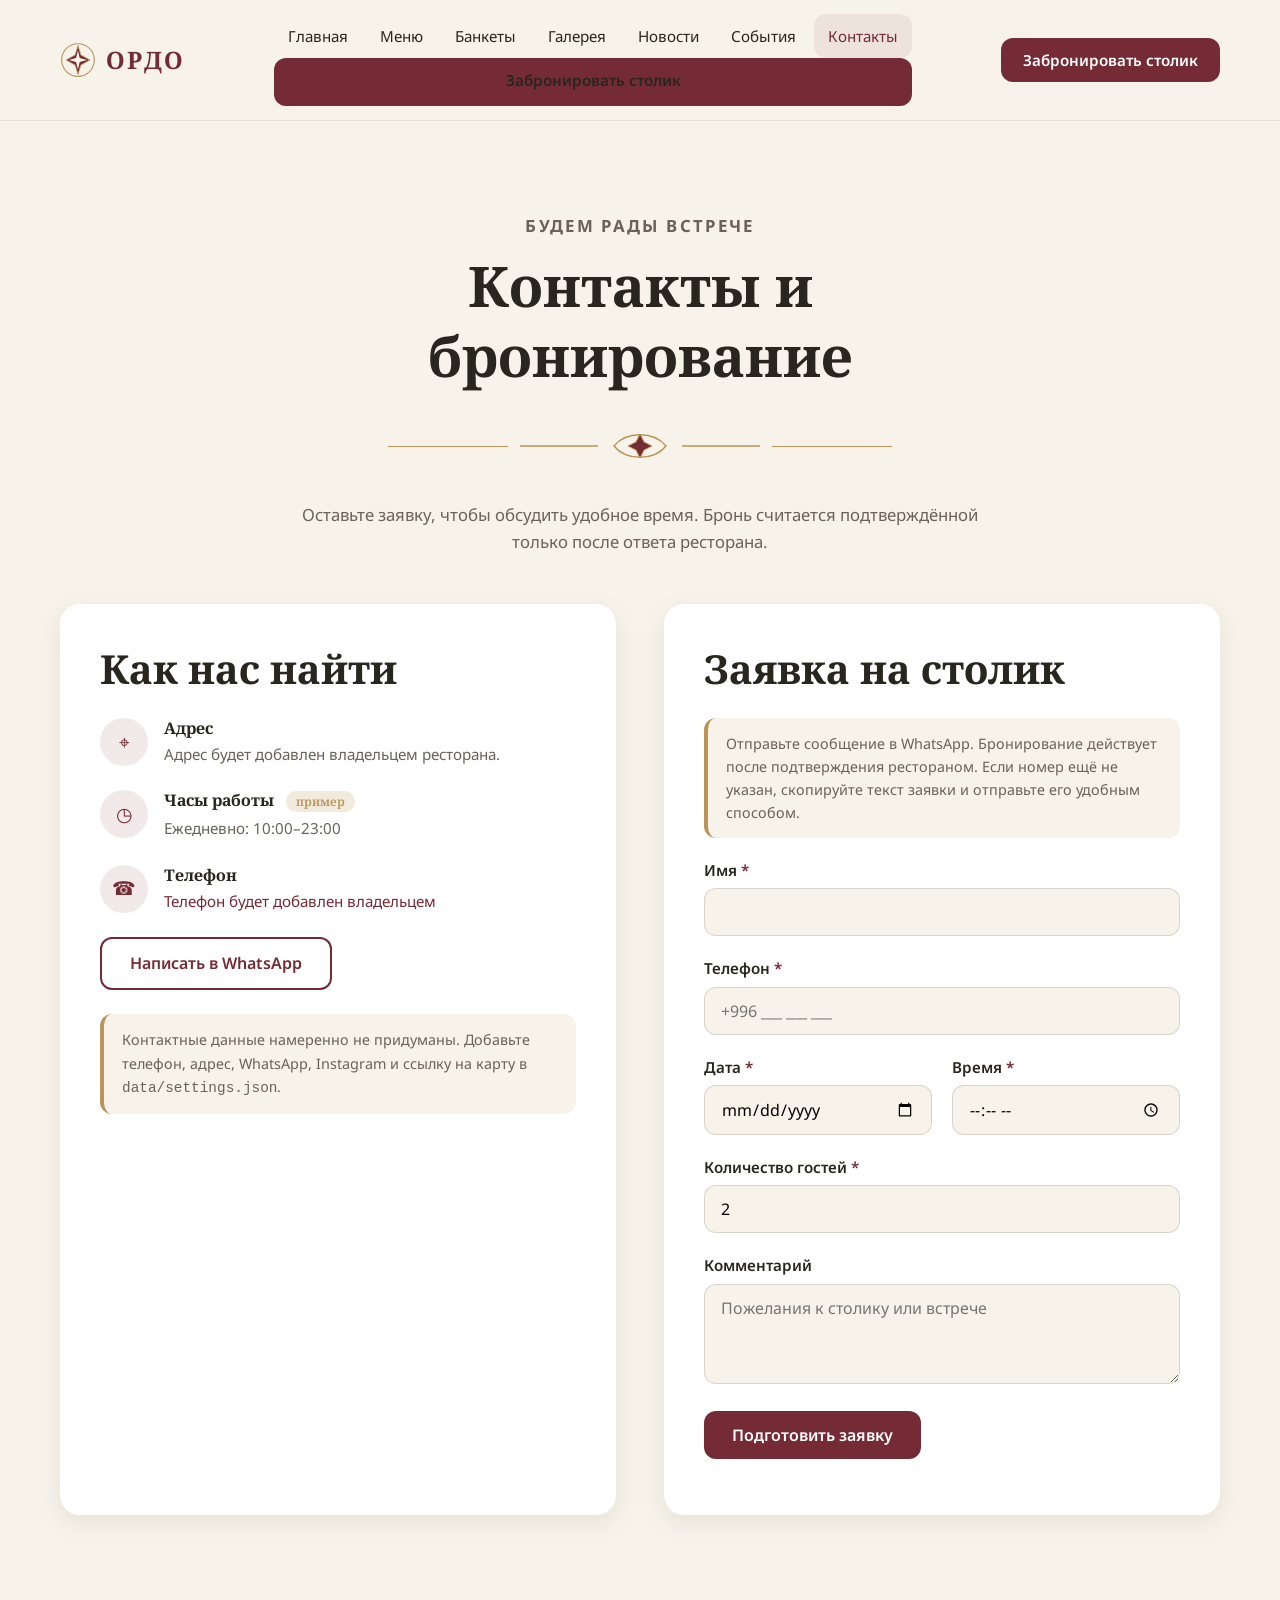
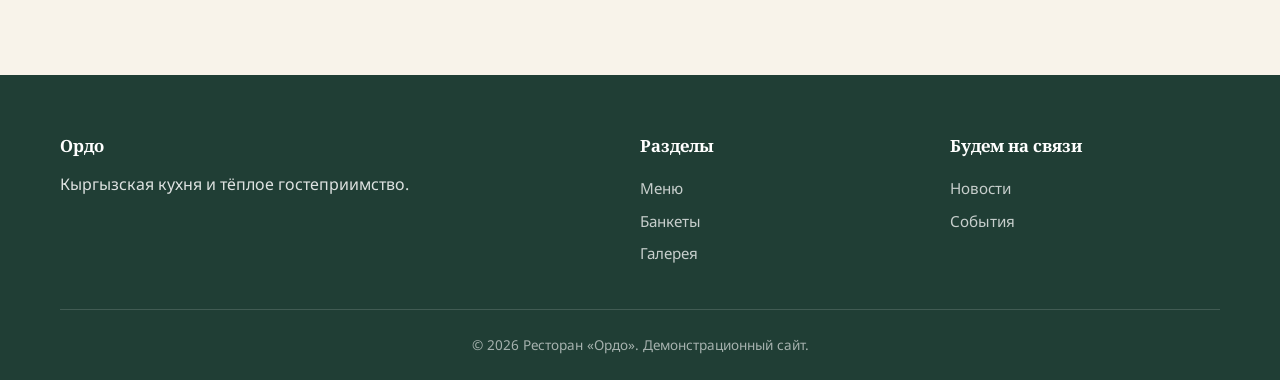
<file: ordo/contacts.html>
<!DOCTYPE html>
<html lang="ru">
<head>
  <meta charset="UTF-8"><meta name="viewport" content="width=device-width, initial-scale=1">
  <title>Контакты и бронирование — ресторан «Ордо»</title>
  <meta name="description" content="Контактная информация ресторана «Ордо» и заявка на бронирование столика. Фактические адрес и телефон указываются владельцем в настройках.">
  <link rel="icon" href="assets/icons/logo-mark.svg" type="image/svg+xml">
  <link rel="preconnect" href="https://fonts.googleapis.com"><link rel="preconnect" href="https://fonts.gstatic.com" crossorigin>
  <link href="https://fonts.googleapis.com/css2?family=Noto+Serif:wght@400;700&family=Noto+Sans:wght@400;500;600;700&display=swap" rel="stylesheet">
  <link rel="stylesheet" href="css/style.css"><link rel="stylesheet" href="css/responsive.css"><link rel="stylesheet" href="css/animations.css">
</head>
<body>
  <a class="skip-link" href="#main">Перейти к содержимому</a>
  <header class="site-header"><div class="header-inner">
    <a href="index.html" class="logo" aria-label="Ордо — на главную"><img src="assets/icons/logo-mark.svg" alt="" width="36" height="36">ОРДО</a>
    <nav class="main-nav" id="mainNav" aria-label="Основная навигация"><ul>
      <li><a href="index.html">Главная</a></li><li><a href="menu.html">Меню</a></li><li><a href="banquets.html">Банкеты</a></li><li><a href="gallery.html">Галерея</a></li><li><a href="news.html">Новости</a></li><li><a href="achievements.html">События</a></li><li><a href="contacts.html">Контакты</a></li>
    </ul><a href="#booking" class="btn btn-primary mobile-book">Забронировать столик</a></nav>
    <a href="#booking" class="btn-book">Забронировать столик</a><button class="burger" id="burger" aria-label="Открыть меню" aria-expanded="false" aria-controls="mainNav"><span></span><span></span><span></span></button>
  </div></header><div class="nav-overlay" id="navOverlay"></div>
  <main id="main">
    <section class="section"><div class="container">
      <div class="section-header"><p class="eyebrow">Будем рады встрече</p><h1>Контакты и бронирование</h1><div class="ornament-divider" aria-hidden="true"><img src="assets/icons/ornament.svg" alt=""></div><p>Оставьте заявку, чтобы обсудить удобное время. Бронь считается подтверждённой только после ответа ресторана.</p></div>
      <div class="contacts-grid">
        <div class="contact-panel">
          <h2>Как нас найти</h2>
          <div class="contact-item"><span class="contact-icon" aria-hidden="true">⌖</span><div><h4>Адрес</h4><p data-setting="address">Адрес будет добавлен владельцем ресторана.</p></div></div>
          <div class="contact-item"><span class="contact-icon" aria-hidden="true">◷</span><div><h4>Часы работы <span class="demo-badge">пример</span></h4><p id="workHours">Ежедневно, 10:00–23:00</p></div></div>
          <div class="contact-item"><span class="contact-icon" aria-hidden="true">☎</span><div><h4>Телефон</h4><p><a data-setting="phone" data-href-prefix="tel:" href="contacts.html#booking">Телефон будет добавлен владельцем</a></p></div></div>
          <div class="contact-links"><a class="btn btn-outline hidden" id="whatsappLink" target="_blank" rel="noopener">Написать в WhatsApp</a><a class="social-link hidden" id="instagramLink" target="_blank" rel="noopener">Instagram</a><a class="social-link hidden" id="mapLink" target="_blank" rel="noopener">Открыть карту</a></div>
          <p class="form-note">Контактные данные намеренно не придуманы. Добавьте телефон, адрес, WhatsApp, Instagram и ссылку на карту в <code>data/settings.json</code>.</p>
        </div>
        <div class="booking-panel" id="booking">
          <h2>Заявка на столик</h2>
          <p class="form-note">Отправьте сообщение в WhatsApp. Бронирование действует после подтверждения рестораном. Если номер ещё не указан, скопируйте текст заявки и отправьте его удобным способом.</p>
          <form id="bookingForm" novalidate>
            <div class="form-group"><label for="bookingName">Имя <span class="required">*</span></label><input id="bookingName" name="name" autocomplete="name" required><div class="error">Укажите имя</div></div>
            <div class="form-group"><label for="bookingPhone">Телефон <span class="required">*</span></label><input id="bookingPhone" name="phone" type="tel" autocomplete="tel" placeholder="+996 ___ ___ ___" required><div class="error">Проверьте номер телефона</div></div>
            <div class="form-grid"><div class="form-group"><label for="bookingDate">Дата <span class="required">*</span></label><input id="bookingDate" name="date" type="date" required><div class="error">Выберите сегодняшнюю или будущую дату</div></div>
            <div class="form-group"><label for="bookingTime">Время <span class="required">*</span></label><input id="bookingTime" name="time" type="time" required><div class="error">Выберите время работы ресторана</div></div></div>
            <div class="form-group"><label for="bookingGuests">Количество гостей <span class="required">*</span></label><input id="bookingGuests" name="guests" type="number" min="1" max="500" value="2" required><div class="error">Укажите от 1 до 500 гостей</div></div>
            <div class="form-group"><label for="bookingComment">Комментарий</label><textarea id="bookingComment" name="comment" rows="3" placeholder="Пожелания к столику или встрече"></textarea></div>
            <div class="form-actions"><button type="submit" class="btn btn-primary">Подготовить заявку</button></div>
          </form>
          <p id="bookingStatus" class="booking-status" role="status" aria-live="polite"></p>
          <div id="bookingPreviewWrap" class="booking-preview hidden"><h3>Текст заявки</h3><pre id="bookingPreview"></pre><button type="button" class="btn btn-outline" id="copyBooking">Скопировать заявку</button></div>
        </div>
      </div>
    </div></section>
  </main>
  <footer class="site-footer"><div class="container"><div class="footer-grid"><div><h4>Ордо</h4><p>Кыргызская кухня и тёплое гостеприимство.</p></div><div><h4>Разделы</h4><a href="menu.html">Меню</a><a href="banquets.html">Банкеты</a><a href="gallery.html">Галерея</a></div><div><h4>Будем на связи</h4><a href="news.html">Новости</a><a href="achievements.html">События</a></div></div><div class="footer-bottom">© <span id="year"></span> Ресторан «Ордо». Демонстрационный сайт.</div></div></footer>
  <script src="js/main.js"></script><script src="js/booking.js"></script>
  <script>
    document.addEventListener('DOMContentLoaded', async () => {
      const settings = await window.Ordo.loadJSON('data/settings.json');
      if (!settings) return;
      const wa = document.getElementById('whatsappLink');
      if (settings.whatsapp) { wa.href = `https://wa.me/${settings.whatsapp.replace(/\D/g, '')}`; wa.classList.remove('hidden'); }
      const instagram = document.getElementById('instagramLink');
      if (settings.instagram) { instagram.href = /^https?:/.test(settings.instagram) ? settings.instagram : `https://instagram.com/${settings.instagram.replace(/^@/, '')}`; instagram.classList.remove('hidden'); }
      const map = document.getElementById('mapLink');
      if (settings.mapUrl) { map.href = settings.mapUrl; map.classList.remove('hidden'); }
    });
  </script>
</body></html>
</file>
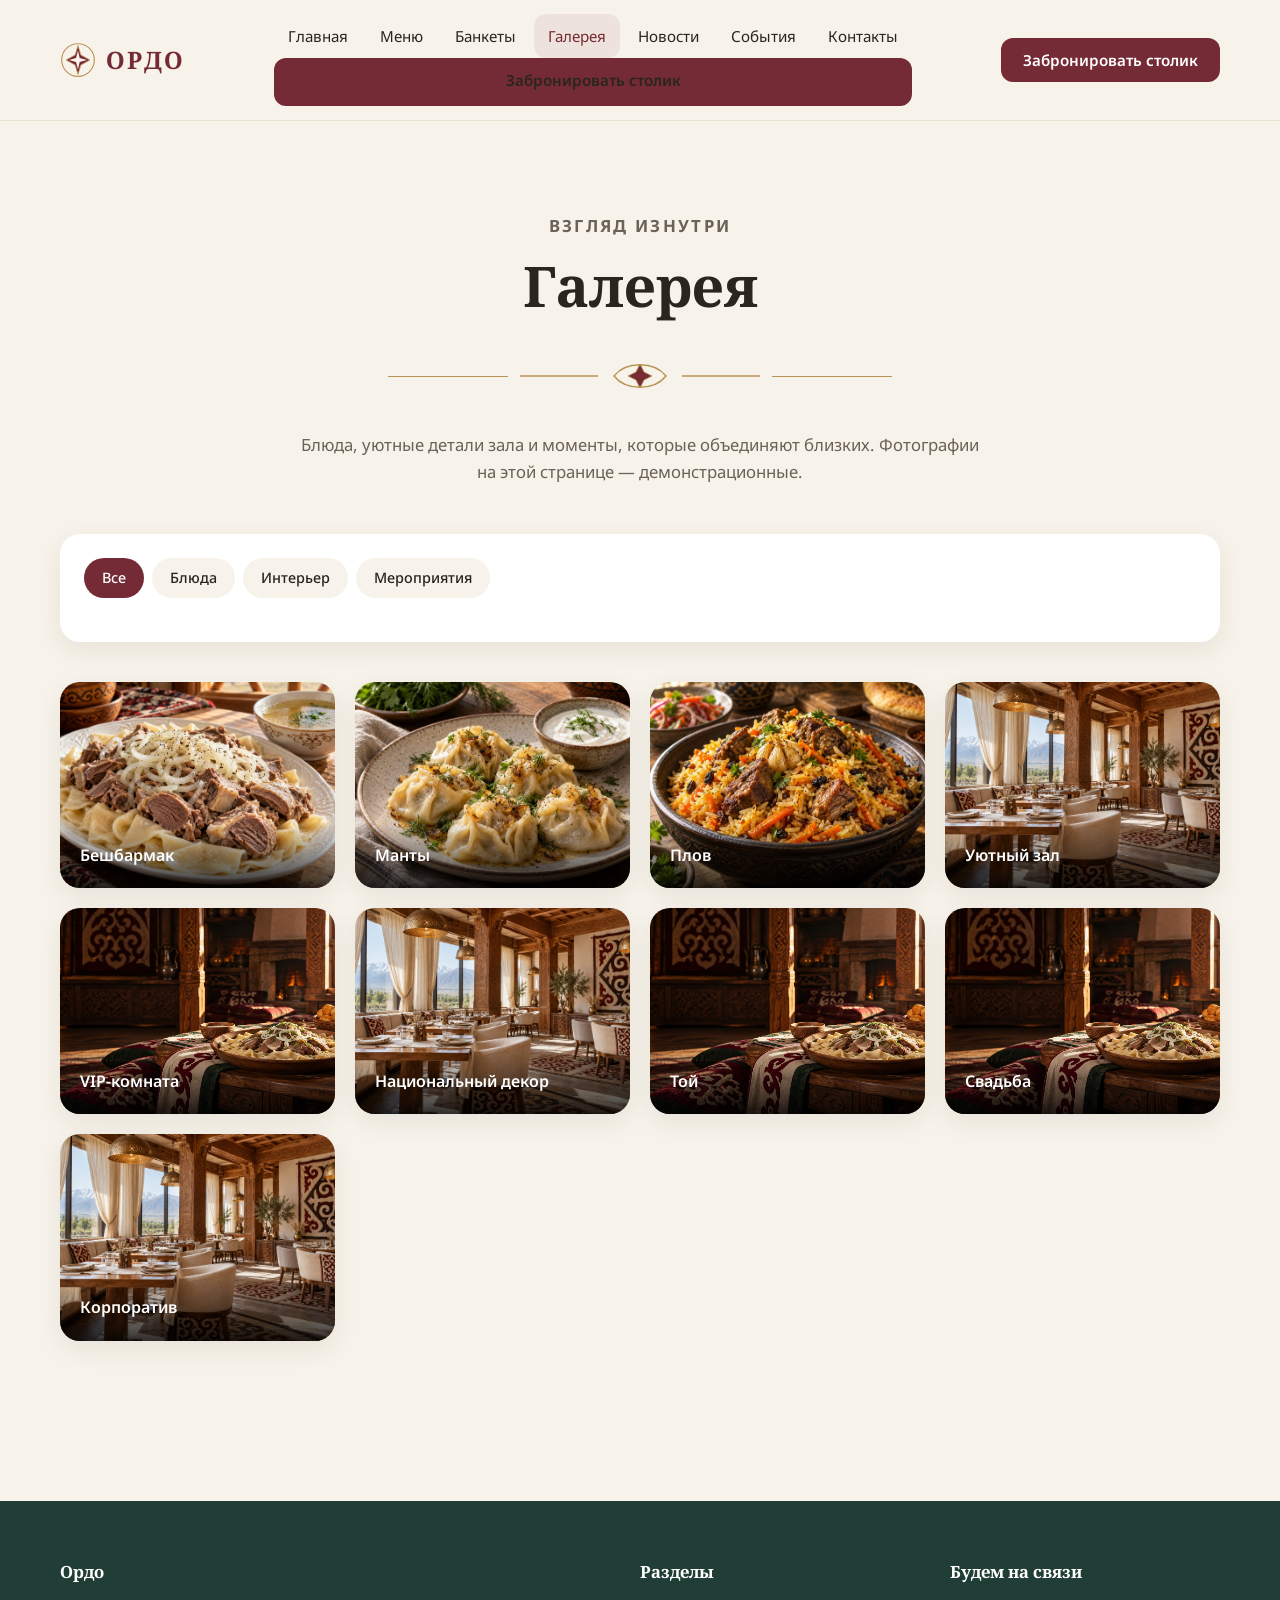
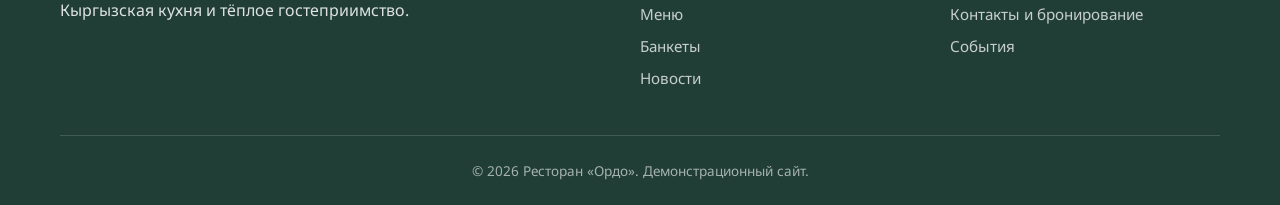
<file: ordo/gallery.html>
<!DOCTYPE html>
<html lang="ru">
<head>
  <meta charset="UTF-8"><meta name="viewport" content="width=device-width, initial-scale=1">
  <title>Галерея — ресторан «Ордо»</title>
  <meta name="description" content="Фотогалерея блюд, интерьера и праздничных мероприятий ресторана «Ордо». Демонстрационные изображения.">
  <link rel="icon" href="assets/icons/logo-mark.svg" type="image/svg+xml">
  <link rel="preconnect" href="https://fonts.googleapis.com"><link rel="preconnect" href="https://fonts.gstatic.com" crossorigin>
  <link href="https://fonts.googleapis.com/css2?family=Noto+Serif:wght@400;700&family=Noto+Sans:wght@400;500;600;700&display=swap" rel="stylesheet">
  <link rel="stylesheet" href="css/style.css"><link rel="stylesheet" href="css/responsive.css"><link rel="stylesheet" href="css/animations.css">
</head>
<body>
  <a class="skip-link" href="#main">Перейти к содержимому</a>
  <header class="site-header"><div class="header-inner">
    <a href="index.html" class="logo" aria-label="Ордо — на главную"><img src="assets/icons/logo-mark.svg" alt="" width="36" height="36">ОРДО</a>
    <nav class="main-nav" id="mainNav" aria-label="Основная навигация"><ul>
      <li><a href="index.html">Главная</a></li><li><a href="menu.html">Меню</a></li><li><a href="banquets.html">Банкеты</a></li><li><a href="gallery.html">Галерея</a></li><li><a href="news.html">Новости</a></li><li><a href="achievements.html">События</a></li><li><a href="contacts.html">Контакты</a></li>
    </ul><a href="contacts.html#booking" class="btn btn-primary mobile-book">Забронировать столик</a></nav>
    <a href="contacts.html#booking" class="btn-book">Забронировать столик</a><button class="burger" id="burger" aria-label="Открыть меню" aria-expanded="false" aria-controls="mainNav"><span></span><span></span><span></span></button>
  </div></header><div class="nav-overlay" id="navOverlay"></div>
  <main id="main"><section class="section"><div class="container">
    <div class="section-header"><p class="eyebrow">Взгляд изнутри</p><h1>Галерея</h1><div class="ornament-divider" aria-hidden="true"><img src="assets/icons/ornament.svg" alt=""></div><p>Блюда, уютные детали зала и моменты, которые объединяют близких. Фотографии на этой странице — демонстрационные.</p></div>
    <div class="filters"><div class="tabs" id="galleryTabs" role="tablist" aria-label="Категории фотографий"></div></div>
    <div class="gallery-grid" id="galleryGrid" aria-live="polite"></div>
  </div></section></main>
  <div class="lightbox" id="lightbox" role="dialog" aria-modal="true" aria-hidden="true" aria-label="Просмотр фотографий"><button class="lightbox-close" aria-label="Закрыть">×</button><button class="lightbox-prev" aria-label="Предыдущее фото">‹</button><img id="lightboxImage" src="assets/images/image-placeholder.svg" alt=""><button class="lightbox-next" aria-label="Следующее фото">›</button><div class="lightbox-caption" id="lightboxCaption"></div></div>
  <footer class="site-footer"><div class="container"><div class="footer-grid"><div><h4>Ордо</h4><p>Кыргызская кухня и тёплое гостеприимство.</p></div><div><h4>Разделы</h4><a href="menu.html">Меню</a><a href="banquets.html">Банкеты</a><a href="news.html">Новости</a></div><div><h4>Будем на связи</h4><a href="contacts.html">Контакты и бронирование</a><a href="achievements.html">События</a></div></div><div class="footer-bottom">© <span id="year"></span> Ресторан «Ордо». Демонстрационный сайт.</div></div></footer>
  <script src="js/main.js"></script><script src="js/gallery.js"></script>
</body></html>
</file>
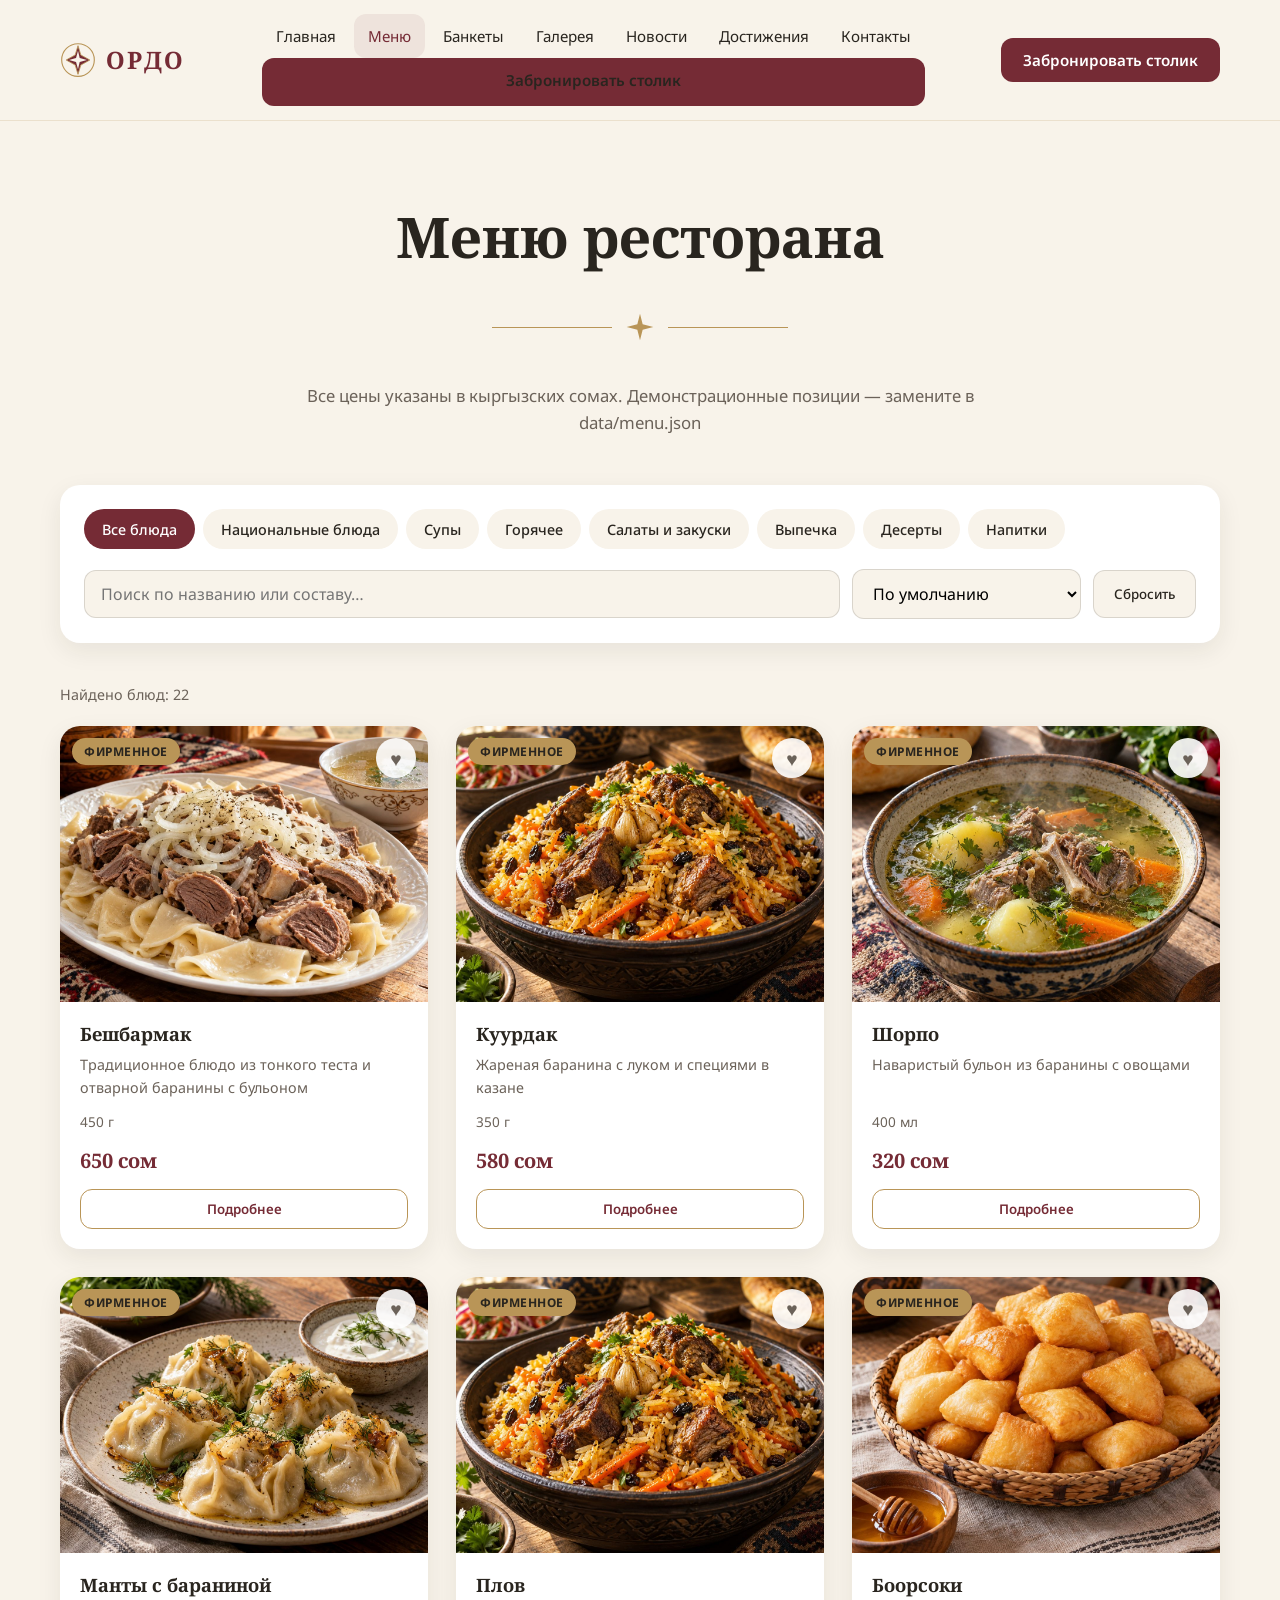
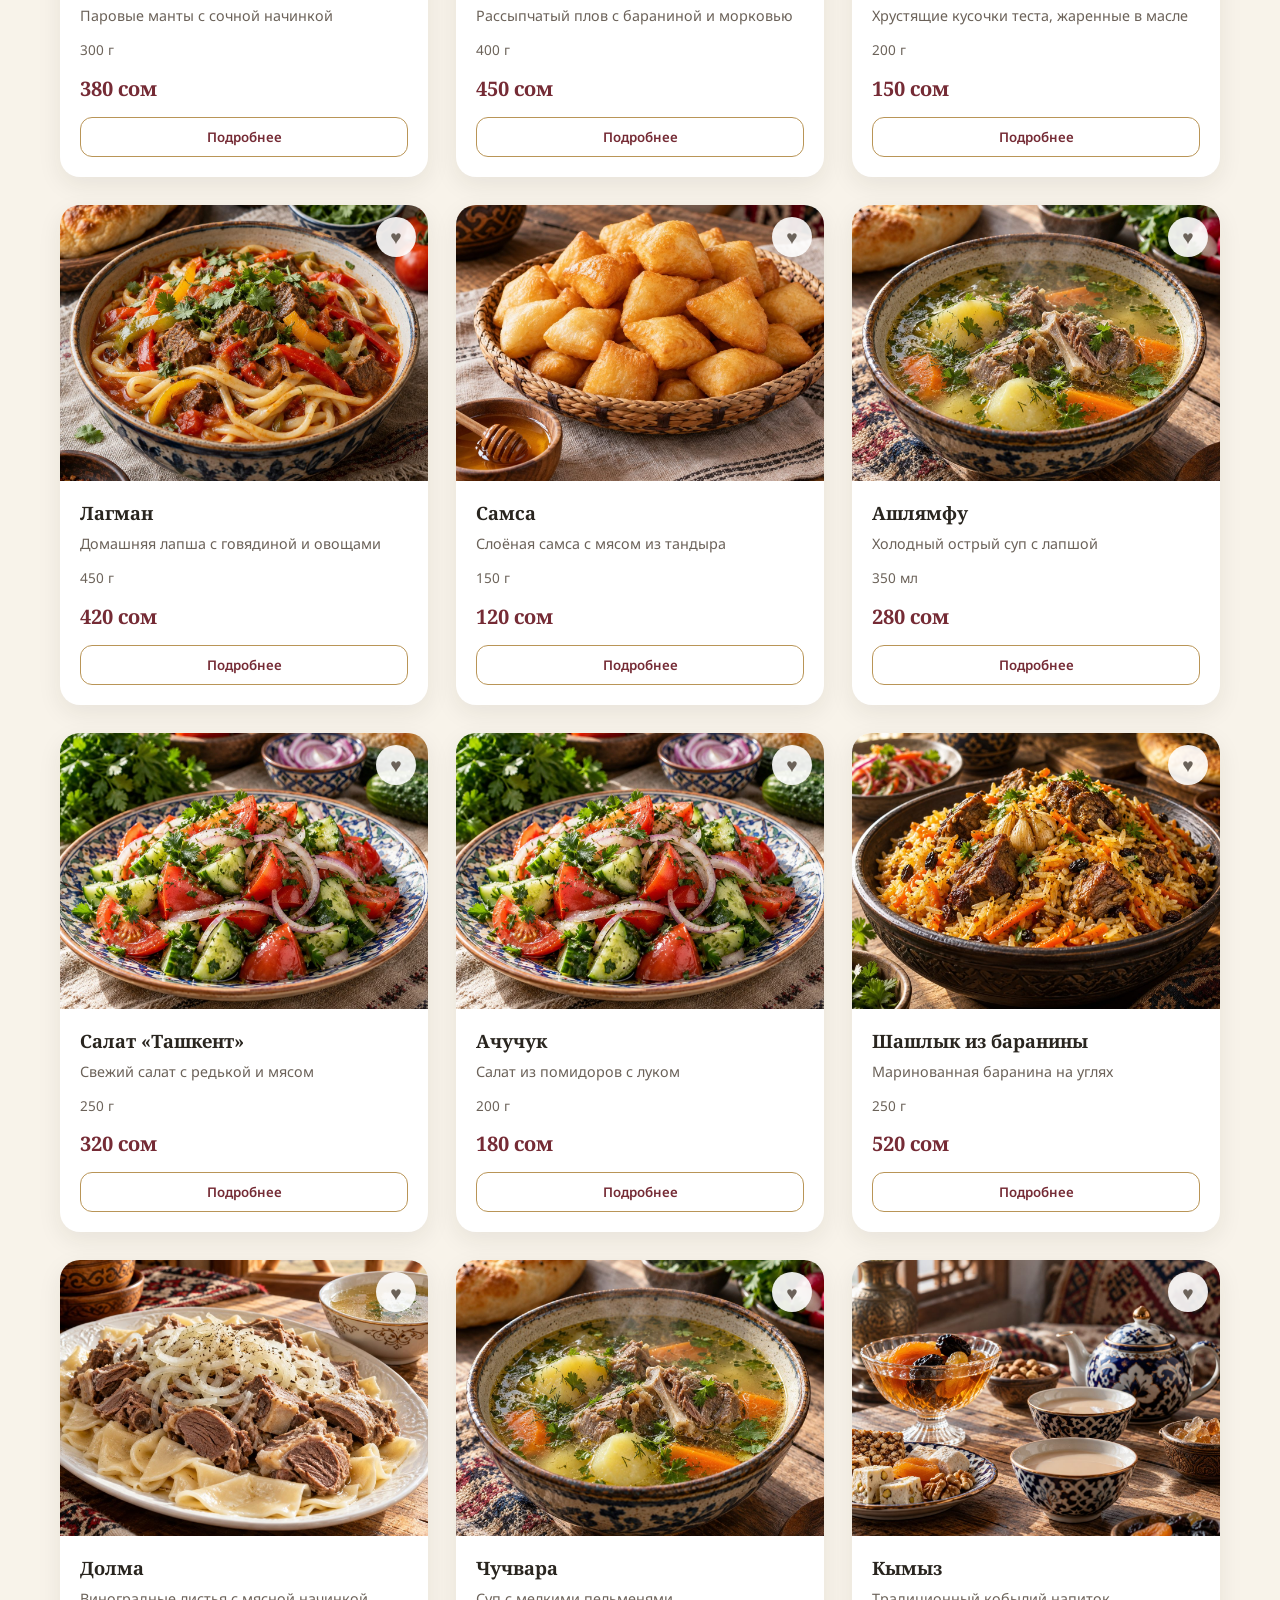
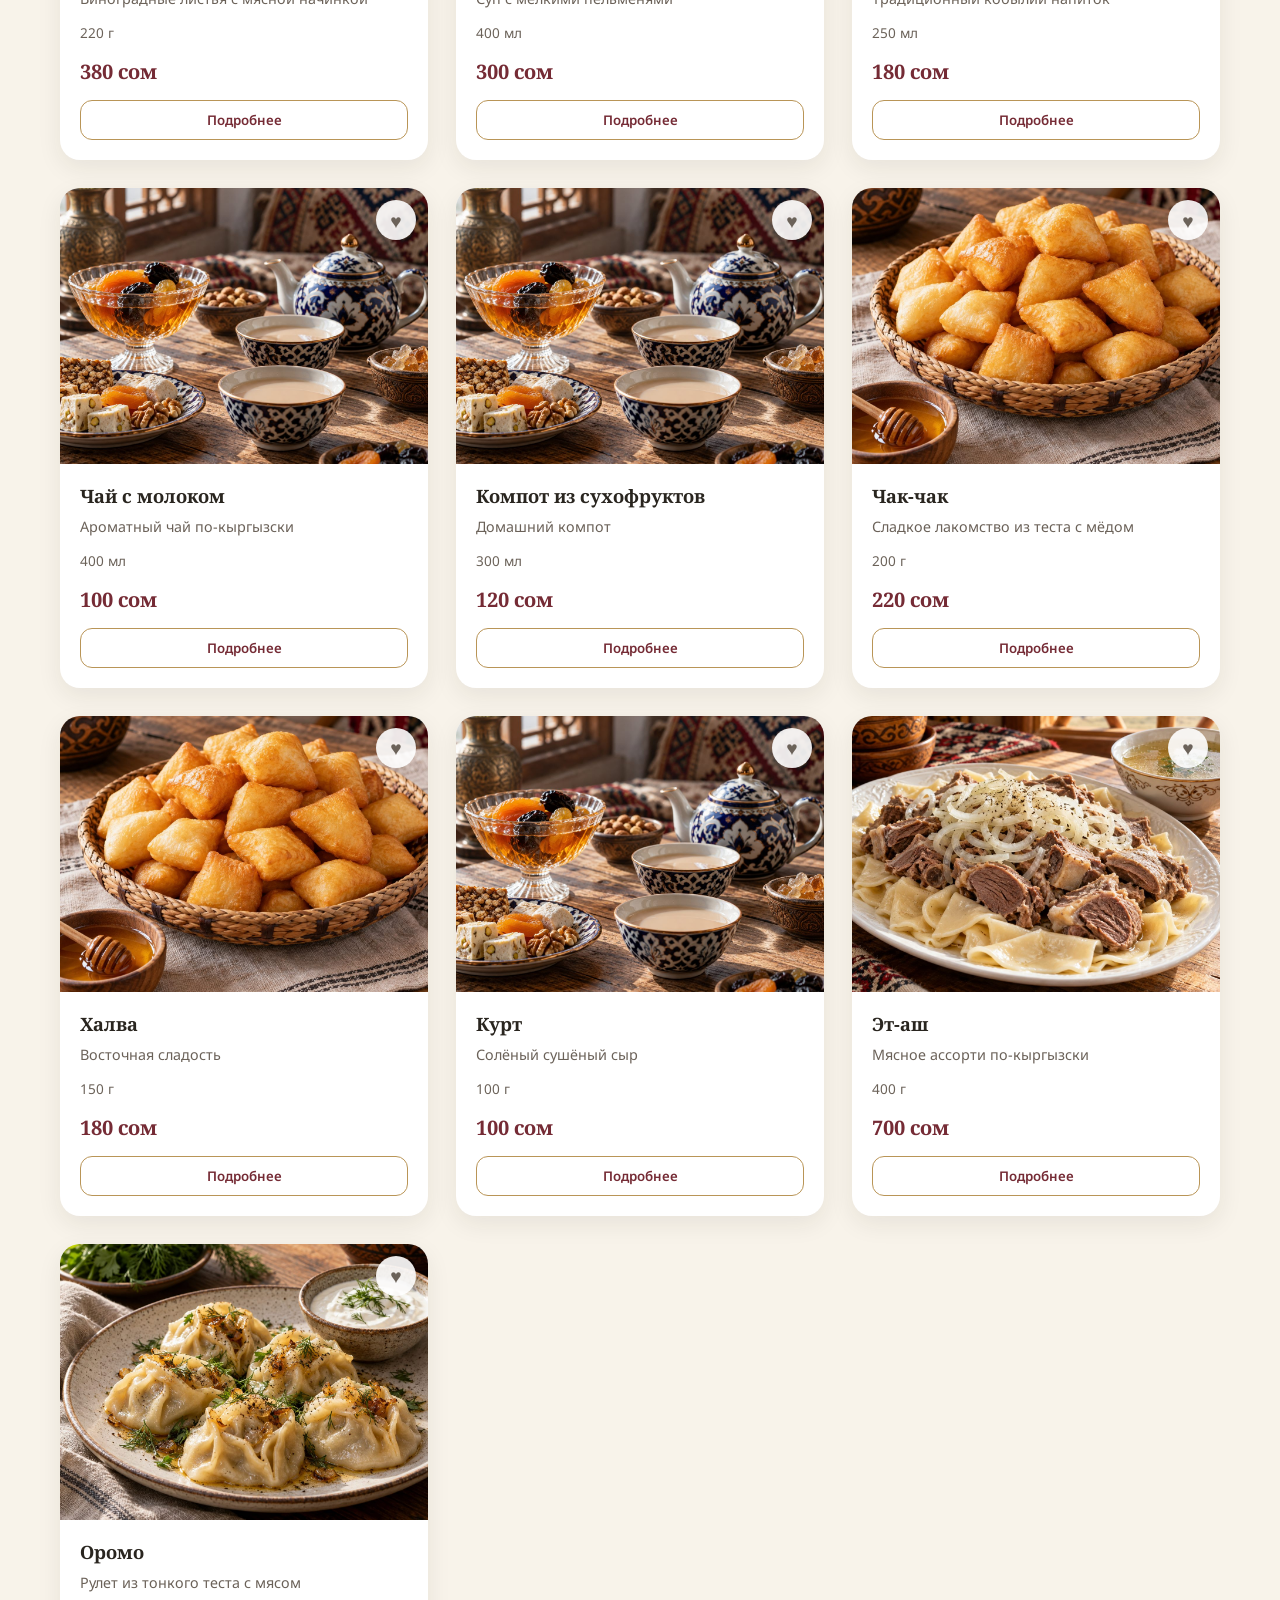
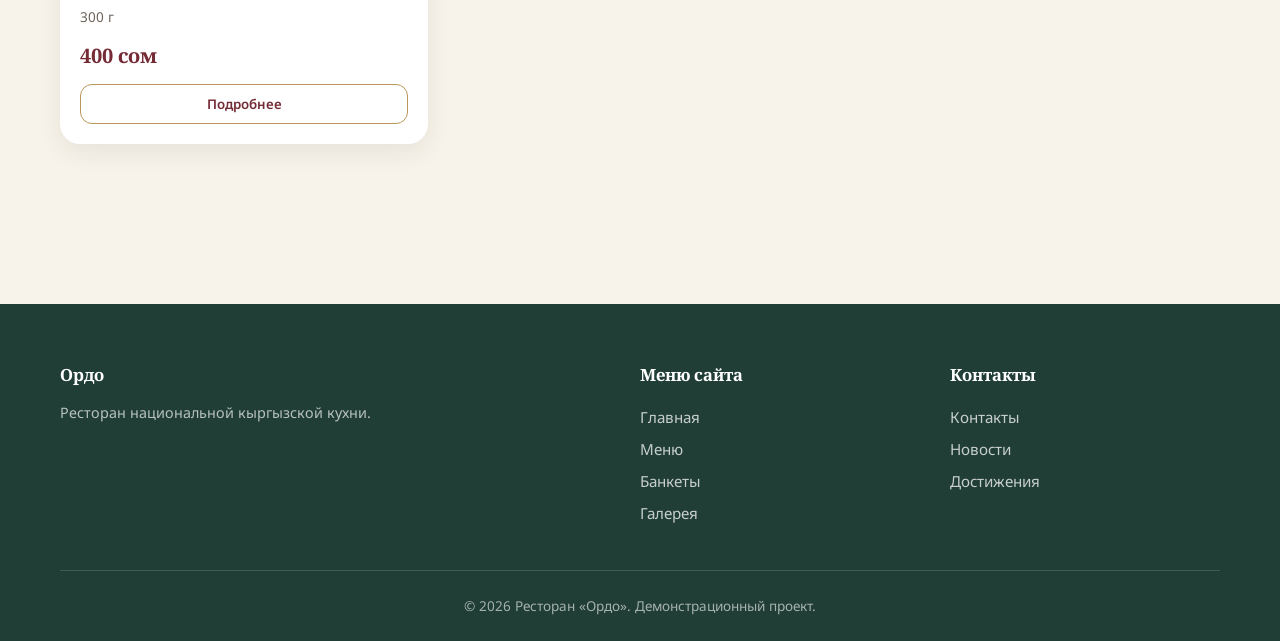
<file: ordo/menu.html>
<!DOCTYPE html>
<html lang="ru">
<head>
  <meta charset="UTF-8">
  <meta name="viewport" content="width=device-width, initial-scale=1.0">
  <link rel="icon" href="assets/icons/logo-mark.svg" type="image/svg+xml">
  <title>Меню ресторана «Ордо» — кыргызская кухня</title>
  <meta name="description" content="Меню ресторана «Ордо»: бешбармак, куурдак, шорпо, манты, плов, боорсоки и другие блюда кыргызской кухни. Цены в сомах.">
  <link rel="preconnect" href="https://fonts.googleapis.com">
  <link rel="preconnect" href="https://fonts.gstatic.com" crossorigin>
  <link href="https://fonts.googleapis.com/css2?family=Noto+Serif:wght@400;700&family=Noto+Sans:wght@400;500;600;700&display=swap" rel="stylesheet">
  <link rel="stylesheet" href="css/style.css">
  <link rel="stylesheet" href="css/responsive.css">
  <link rel="stylesheet" href="css/animations.css">
</head>
<body>
  <a class="skip-link" href="#main">Перейти к содержимому</a>

  <header class="site-header">
    <div class="header-inner">
      <a href="index.html" class="logo" aria-label="Ордо — на главную">
        <img src="assets/icons/logo-mark.svg" alt="" width="36" height="36">
        ОРДО
      </a>
      <nav class="main-nav" id="mainNav" aria-label="Основная навигация">
        <ul>
          <li><a href="index.html">Главная</a></li>
          <li><a href="menu.html">Меню</a></li>
          <li><a href="banquets.html">Банкеты</a></li>
          <li><a href="gallery.html">Галерея</a></li>
          <li><a href="news.html">Новости</a></li>
          <li><a href="achievements.html">Достижения</a></li>
          <li><a href="contacts.html">Контакты</a></li>
        </ul>
        <a href="contacts.html#booking" class="btn btn-primary mobile-book">Забронировать столик</a>
      </nav>
      <a href="contacts.html#booking" class="btn-book">Забронировать столик</a>
      <button class="burger" id="burger" aria-label="Открыть меню" aria-expanded="false" aria-controls="mainNav">
        <span></span><span></span><span></span>
      </button>
    </div>
  </header>
  <div class="nav-overlay" id="navOverlay"></div>

  <main id="main">
    <section class="section">
      <div class="container">
        <div class="section-header">
          <h1>Меню ресторана</h1>
          <div class="ornament-divider" aria-hidden="true">
            <svg viewBox="0 0 24 24"><path d="M12 2 L14 10 L22 12 L14 14 L12 22 L10 14 L2 12 L10 10 Z" fill="#B99557"/></svg>
          </div>
          <p>Все цены указаны в кыргызских сомах. Демонстрационные позиции — замените в data/menu.json</p>
        </div>

        <div class="filters">
          <div class="tabs" id="menuTabs" role="tablist"></div>
          <div class="filter-row">
            <input type="search" id="menuSearch" class="search-input" placeholder="Поиск по названию или составу…" aria-label="Поиск блюд">
            <select id="menuSort" class="sort-select" aria-label="Сортировка">
              <option value="default">По умолчанию</option>
              <option value="price-asc">Цена: по возрастанию</option>
              <option value="price-desc">Цена: по убыванию</option>
              <option value="name">По названию</option>
            </select>
            <button id="menuReset" class="btn-reset">Сбросить</button>
          </div>
        </div>

        <div class="results-count" id="resultsCount"></div>
        <div class="dishes-grid" id="menuGrid"></div>
        <div class="empty-state hidden" id="emptyState">
          <svg viewBox="0 0 24 24" fill="none" stroke="currentColor" stroke-width="2"><circle cx="11" cy="11" r="8"/><path d="m21 21-4.35-4.35"/></svg>
          <p>Ничего не найдено. Попробуйте изменить фильтры.</p>
        </div>
      </div>
    </section>
  </main>

  <!-- Модальное окно блюда -->
  <div class="modal" id="dishModal" role="dialog" aria-modal="true" aria-hidden="true" aria-labelledby="dishModalTitle">
    <div class="modal-content">
      <button class="modal-close" aria-label="Закрыть">&times;</button>
      <div id="dishModalBody"></div>
    </div>
  </div>

  <footer class="site-footer">
    <div class="container">
      <div class="footer-grid">
        <div><h4>Ордо</h4><p style="font-size:0.9rem;opacity:0.8">Ресторан национальной кыргызской кухни.</p></div>
        <div><h4>Меню сайта</h4><a href="index.html">Главная</a><a href="menu.html">Меню</a><a href="banquets.html">Банкеты</a><a href="gallery.html">Галерея</a></div>
        <div><h4>Контакты</h4><a href="contacts.html">Контакты</a><a href="news.html">Новости</a><a href="achievements.html">Достижения</a></div>
      </div>
      <div class="footer-bottom">© <span id="year"></span> Ресторан «Ордо». Демонстрационный проект.</div>
    </div>
  </footer>

  <script src="js/main.js"></script>
  <script src="js/menu.js"></script>
</body>
</html>
</file>
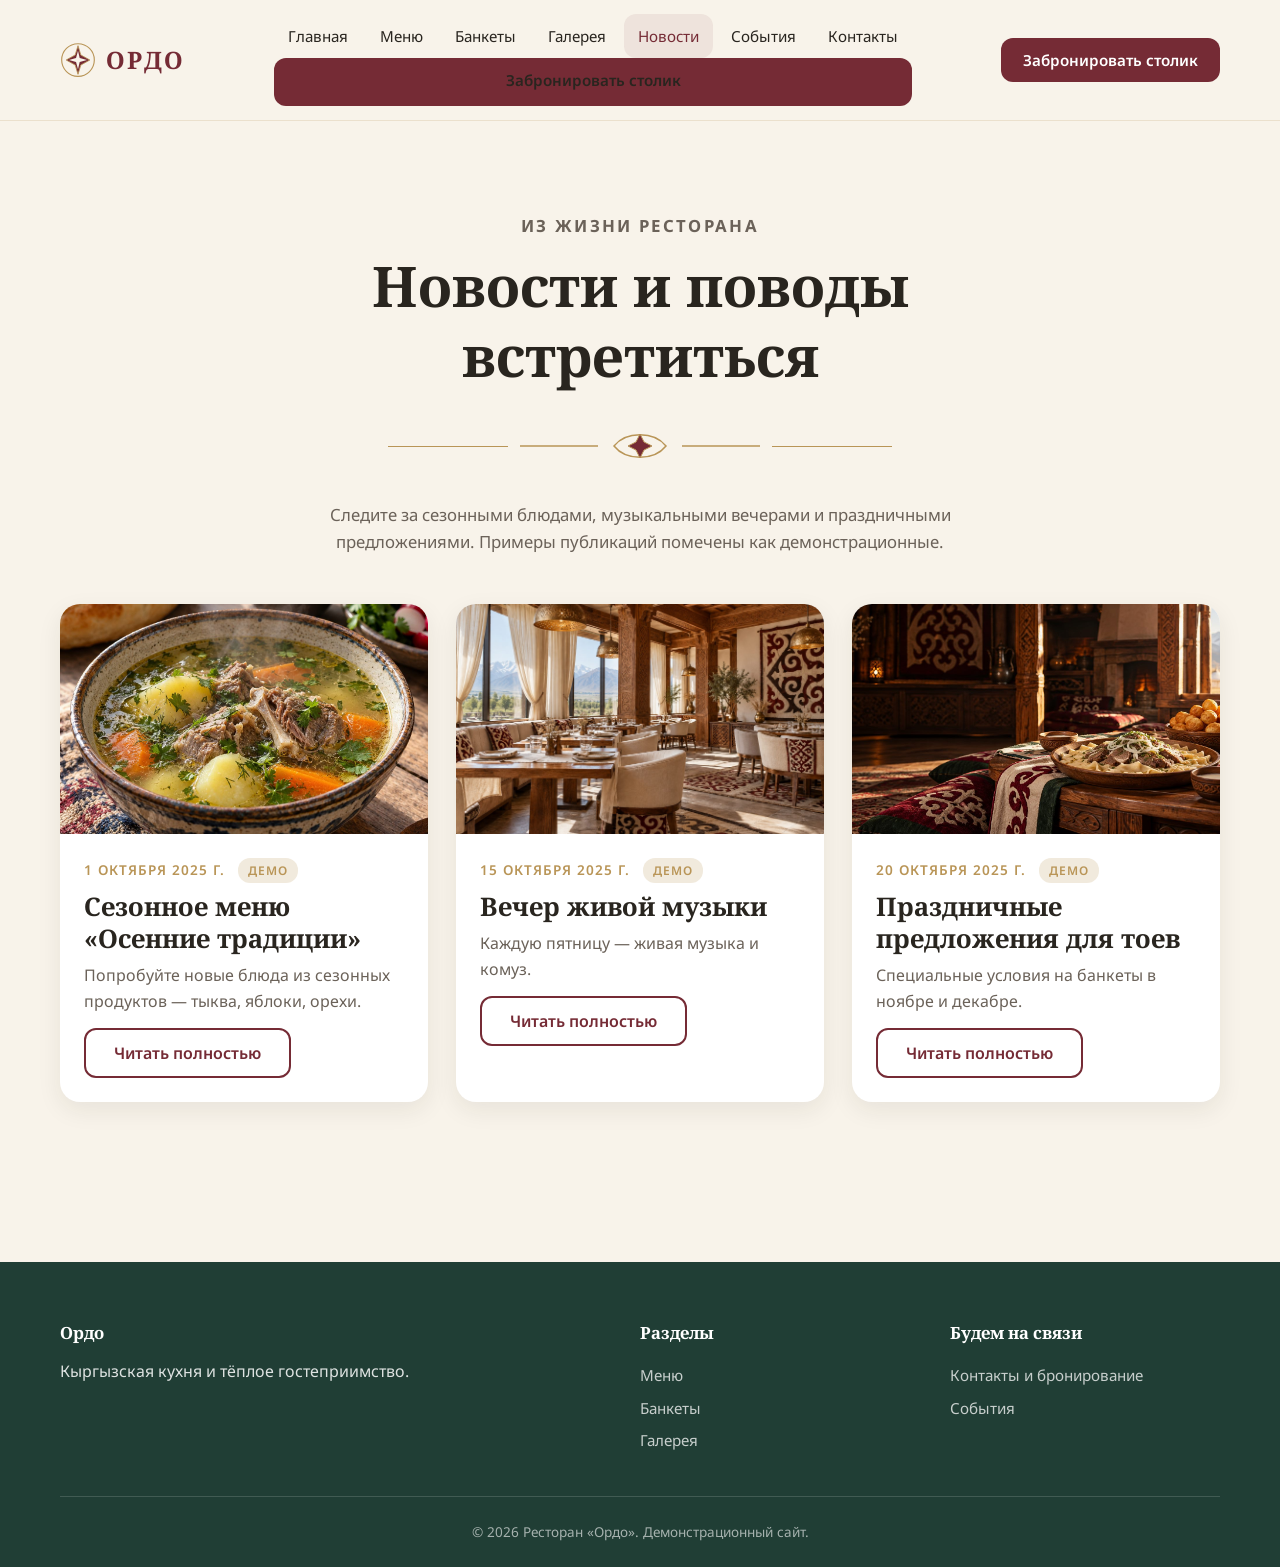
<file: ordo/news.html>
<!DOCTYPE html>
<html lang="ru">
<head>
  <meta charset="UTF-8"><meta name="viewport" content="width=device-width, initial-scale=1">
  <title>Новости — ресторан «Ордо»</title>
  <meta name="description" content="Новости и сезонные предложения ресторана «Ордо». Демонстрационные публикации можно изменить в data/news.json.">
  <link rel="icon" href="assets/icons/logo-mark.svg" type="image/svg+xml">
  <link rel="preconnect" href="https://fonts.googleapis.com"><link rel="preconnect" href="https://fonts.gstatic.com" crossorigin>
  <link href="https://fonts.googleapis.com/css2?family=Noto+Serif:wght@400;700&family=Noto+Sans:wght@400;500;600;700&display=swap" rel="stylesheet">
  <link rel="stylesheet" href="css/style.css"><link rel="stylesheet" href="css/responsive.css"><link rel="stylesheet" href="css/animations.css">
</head>
<body>
  <a class="skip-link" href="#main">Перейти к содержимому</a>
  <header class="site-header"><div class="header-inner">
    <a href="index.html" class="logo" aria-label="Ордо — на главную"><img src="assets/icons/logo-mark.svg" alt="" width="36" height="36">ОРДО</a>
    <nav class="main-nav" id="mainNav" aria-label="Основная навигация"><ul>
      <li><a href="index.html">Главная</a></li><li><a href="menu.html">Меню</a></li><li><a href="banquets.html">Банкеты</a></li><li><a href="gallery.html">Галерея</a></li><li><a href="news.html">Новости</a></li><li><a href="achievements.html">События</a></li><li><a href="contacts.html">Контакты</a></li>
    </ul><a href="contacts.html#booking" class="btn btn-primary mobile-book">Забронировать столик</a></nav>
    <a href="contacts.html#booking" class="btn-book">Забронировать столик</a><button class="burger" id="burger" aria-label="Открыть меню" aria-expanded="false" aria-controls="mainNav"><span></span><span></span><span></span></button>
  </div></header><div class="nav-overlay" id="navOverlay"></div>
  <main id="main"><section class="section"><div class="container">
    <div class="section-header"><p class="eyebrow">Из жизни ресторана</p><h1>Новости и поводы встретиться</h1><div class="ornament-divider" aria-hidden="true"><img src="assets/icons/ornament.svg" alt=""></div><p>Следите за сезонными блюдами, музыкальными вечерами и праздничными предложениями. Примеры публикаций помечены как демонстрационные.</p></div>
    <div class="events-grid" id="newsGrid" aria-live="polite"><p class="form-note">Загружаем новости…</p></div>
  </div></section></main>
  <div class="modal" id="newsModal" role="dialog" aria-modal="true" aria-hidden="true" aria-labelledby="newsModalTitle"><div class="modal-content"><button class="modal-close" aria-label="Закрыть">×</button><div id="newsModalBody"></div></div></div>
  <footer class="site-footer"><div class="container"><div class="footer-grid"><div><h4>Ордо</h4><p>Кыргызская кухня и тёплое гостеприимство.</p></div><div><h4>Разделы</h4><a href="menu.html">Меню</a><a href="banquets.html">Банкеты</a><a href="gallery.html">Галерея</a></div><div><h4>Будем на связи</h4><a href="contacts.html">Контакты и бронирование</a><a href="achievements.html">События</a></div></div><div class="footer-bottom">© <span id="year"></span> Ресторан «Ордо». Демонстрационный сайт.</div></div></footer>
  <script src="js/main.js"></script><script src="js/news.js"></script>
</body></html>
</file>
<file: ordo/css/style.css>
/* ===== Переменные ===== */
:root {
  --bg: #F8F3EA;
  --primary: #752B35;
  --primary-dark: #5a1f27;
  --green: #203E35;
  --gold: #B99557;
  --text: #29251F;
  --text-light: #6b6259;
  --white: #ffffff;
  --radius: 20px;
  --radius-sm: 12px;
  --shadow: 0 8px 24px rgba(41, 37, 31, 0.08);
  --shadow-lg: 0 16px 40px rgba(41, 37, 31, 0.12);
  --transition: 0.3s ease;
}

/* ===== Базовые стили ===== */
* {
  margin: 0;
  padding: 0;
  box-sizing: border-box;
}

html {
  scroll-behavior: smooth;
}

body {
  font-family: 'Noto Sans', -apple-system, BlinkMacSystemFont, 'Segoe UI', sans-serif;
  font-size: 16px;
  line-height: 1.6;
  color: var(--text);
  background: var(--bg);
  min-width: 320px;
}

h1, h2, h3, h4 {
  font-family: 'Noto Serif', Georgia, serif;
  font-weight: 700;
  line-height: 1.25;
  color: var(--text);
}

h1 { font-size: clamp(2rem, 5vw, 3.5rem); }
h2 { font-size: clamp(1.6rem, 4vw, 2.5rem); }
h3 { font-size: clamp(1.2rem, 3vw, 1.6rem); }

a {
  color: var(--primary);
  text-decoration: none;
  transition: color var(--transition);
}

a:hover { color: var(--primary-dark); }

img {
  max-width: 100%;
  height: auto;
  display: block;
}

button {
  font-family: inherit;
  cursor: pointer;
  border: none;
  background: none;
}

:focus-visible {
  outline: 3px solid var(--gold);
  outline-offset: 2px;
  border-radius: 4px;
}

/* ===== Контейнер ===== */
.container {
  width: 100%;
  max-width: 1200px;
  margin: 0 auto;
  padding: 0 20px;
}

/* ===== Орнаментальный разделитель ===== */
.ornament-divider {
  display: flex;
  align-items: center;
  justify-content: center;
  gap: 12px;
  margin: 40px 0;
  color: var(--gold);
}

.ornament-divider::before,
.ornament-divider::after {
  content: '';
  flex: 1;
  max-width: 120px;
  height: 1px;
  background: var(--gold);
}

.ornament-divider svg {
  width: 32px;
  height: 32px;
}

/* ===== Шапка ===== */
.site-header {
  position: sticky;
  top: 0;
  z-index: 1000;
  background: rgba(248, 243, 234, 0.95);
  backdrop-filter: blur(10px);
  border-bottom: 1px solid rgba(185, 149, 87, 0.2);
}

.header-inner {
  display: flex;
  align-items: center;
  justify-content: space-between;
  padding: 14px 20px;
  max-width: 1200px;
  margin: 0 auto;
  gap: 20px;
}

.logo {
  display: flex;
  align-items: center;
  gap: 10px;
  font-family: 'Noto Serif', serif;
  font-size: 1.5rem;
  font-weight: 700;
  color: var(--primary);
  letter-spacing: 2px;
}

.logo svg { width: 36px; height: 36px; }

.main-nav ul {
  display: flex;
  list-style: none;
  gap: 4px;
}

.main-nav a {
  display: block;
  padding: 10px 14px;
  font-size: 0.95rem;
  color: var(--text);
  border-radius: var(--radius-sm);
  transition: all var(--transition);
  white-space: nowrap;
}

.main-nav a:hover,
.main-nav a.active {
  background: rgba(117, 43, 53, 0.08);
  color: var(--primary);
}

.btn-book {
  display: inline-flex;
  align-items: center;
  justify-content: center;
  min-height: 44px;
  padding: 10px 22px;
  background: var(--primary);
  color: var(--white) !important;
  border-radius: var(--radius-sm);
  font-weight: 600;
  font-size: 0.95rem;
  transition: all var(--transition);
  white-space: nowrap;
}

.btn-book:hover {
  background: var(--primary-dark);
  transform: translateY(-1px);
  box-shadow: var(--shadow);
}

/* ===== Кнопки ===== */
.btn {
  display: inline-flex;
  align-items: center;
  justify-content: center;
  min-height: 48px;
  padding: 12px 28px;
  border-radius: var(--radius-sm);
  font-weight: 600;
  font-size: 1rem;
  text-align: center;
  transition: all var(--transition);
  gap: 8px;
}

.btn-primary {
  background: var(--primary);
  color: var(--white);
}
.btn-primary:hover {
  background: var(--primary-dark);
  color: var(--white);
  transform: translateY(-2px);
  box-shadow: var(--shadow);
}

.btn-secondary {
  background: transparent;
  color: var(--white);
  border: 2px solid var(--white);
}
.btn-secondary:hover {
  background: var(--white);
  color: var(--primary);
}

.btn-outline {
  background: transparent;
  color: var(--primary);
  border: 2px solid var(--primary);
}
.btn-outline:hover {
  background: var(--primary);
  color: var(--white);
}

/* ===== Hero ===== */
.hero {
  position: relative;
  isolation: isolate;
  background: var(--green);
  min-height: 85vh;
  display: flex;
  align-items: center;
  justify-content: center;
  text-align: center;
  color: var(--white);
  overflow: hidden;
  padding: 80px 20px;
}

.hero-bg {
  position: absolute;
  inset: 0;
  width: 100%;
  height: 100%;
  object-fit: cover;
  z-index: -2;
}

.hero-overlay {
  position: absolute;
  inset: 0;
  background: linear-gradient(135deg, rgba(32, 62, 53, 0.75), rgba(117, 43, 53, 0.65));
  z-index: -1;
}

.hero-content {
  max-width: 800px;
  animation: fadeInUp 1s ease;
}

.hero h1 {
  color: var(--white);
  margin-bottom: 20px;
  text-shadow: 0 2px 20px rgba(0,0,0,0.3);
}

.hero p {
  font-size: clamp(1rem, 2vw, 1.25rem);
  margin-bottom: 36px;
  opacity: 0.95;
}

.hero-actions {
  display: flex;
  gap: 16px;
  justify-content: center;
  flex-wrap: wrap;
}

/* ===== Секции ===== */
.section {
  padding: 80px 0;
}

.section-header {
  text-align: center;
  max-width: 700px;
  margin: 0 auto 48px;
}

.section-header p {
  color: var(--text-light);
  margin-top: 12px;
  font-size: 1.05rem;
}

/* ===== О ресторане ===== */
.about-grid {
  display: grid;
  grid-template-columns: 1fr 1fr;
  gap: 48px;
  align-items: center;
}

.about-text p {
  margin-bottom: 16px;
  color: var(--text-light);
}

.about-image img {
  border-radius: var(--radius);
  box-shadow: var(--shadow-lg);
  width: 100%;
  aspect-ratio: 4/3;
  object-fit: cover;
}

/* ===== Карточки блюд ===== */
.dishes-grid {
  display: grid;
  grid-template-columns: repeat(auto-fill, minmax(280px, 1fr));
  gap: 28px;
}

.dish-card {
  background: var(--white);
  border-radius: var(--radius);
  overflow: hidden;
  box-shadow: var(--shadow);
  transition: transform var(--transition), box-shadow var(--transition);
  display: flex;
  flex-direction: column;
}

.dish-card:hover {
  transform: translateY(-6px);
  box-shadow: var(--shadow-lg);
}

.dish-image {
  position: relative;
  aspect-ratio: 4/3;
  overflow: hidden;
  background: #e8e0d3;
}

.dish-image img {
  width: 100%;
  height: 100%;
  object-fit: cover;
  transition: transform 0.5s ease;
}

.dish-card:hover .dish-image img {
  transform: scale(1.05);
}

.dish-badge {
  position: absolute;
  top: 12px;
  left: 12px;
  background: var(--gold);
  color: var(--text);
  padding: 4px 12px;
  border-radius: 20px;
  font-size: 0.75rem;
  font-weight: 700;
  text-transform: uppercase;
  letter-spacing: 0.5px;
}

.fav-btn {
  position: absolute;
  top: 12px;
  right: 12px;
  width: 40px;
  height: 40px;
  border-radius: 50%;
  background: rgba(255,255,255,0.9);
  display: flex;
  align-items: center;
  justify-content: center;
  font-size: 1.2rem;
  transition: all var(--transition);
  color: var(--text-light);
}

.fav-btn.active {
  color: var(--primary);
  background: var(--white);
}

.fav-btn:hover {
  transform: scale(1.1);
}

.dish-body {
  padding: 20px;
  display: flex;
  flex-direction: column;
  flex: 1;
}

.dish-body h3 {
  margin-bottom: 8px;
  font-size: 1.15rem;
}

.dish-desc {
  color: var(--text-light);
  font-size: 0.9rem;
  margin-bottom: 12px;
  flex: 1;
}

.dish-meta {
  display: flex;
  justify-content: space-between;
  align-items: center;
  margin-bottom: 12px;
  font-size: 0.85rem;
  color: var(--text-light);
}

.dish-price {
  font-family: 'Noto Serif', serif;
  font-size: 1.25rem;
  font-weight: 700;
  color: var(--primary);
}

.dish-details-btn {
  width: 100%;
  padding: 10px;
  border: 1px solid var(--gold);
  color: var(--primary);
  border-radius: var(--radius-sm);
  font-weight: 600;
  transition: all var(--transition);
}

.dish-details-btn:hover {
  background: var(--primary);
  color: var(--white);
  border-color: var(--primary);
}

/* ===== Фильтры меню ===== */
.filters {
  background: var(--white);
  border-radius: var(--radius);
  padding: 24px;
  margin-bottom: 40px;
  box-shadow: var(--shadow);
}

.tabs {
  display: flex;
  flex-wrap: wrap;
  gap: 8px;
  margin-bottom: 20px;
}

.tab {
  padding: 8px 18px;
  border-radius: 20px;
  background: var(--bg);
  color: var(--text);
  font-size: 0.9rem;
  font-weight: 500;
  transition: all var(--transition);
  min-height: 40px;
}

.tab:hover {
  background: rgba(117, 43, 53, 0.1);
}

.tab.active {
  background: var(--primary);
  color: var(--white);
}

.filter-row {
  display: flex;
  gap: 12px;
  flex-wrap: wrap;
  align-items: center;
}

.search-input {
  flex: 1;
  min-width: 200px;
  padding: 12px 16px;
  border: 1px solid rgba(41, 37, 31, 0.15);
  border-radius: var(--radius-sm);
  font-size: 1rem;
  font-family: inherit;
  background: var(--bg);
  min-height: 48px;
}

.search-input:focus {
  border-color: var(--primary);
  outline: none;
}

.sort-select {
  padding: 12px 16px;
  border: 1px solid rgba(41, 37, 31, 0.15);
  border-radius: var(--radius-sm);
  font-size: 1rem;
  font-family: inherit;
  background: var(--bg);
  min-height: 48px;
  cursor: pointer;
}

.btn-reset {
  padding: 12px 20px;
  border-radius: var(--radius-sm);
  background: var(--bg);
  color: var(--text);
  font-weight: 500;
  min-height: 48px;
  border: 1px solid rgba(41, 37, 31, 0.15);
  transition: all var(--transition);
}

.btn-reset:hover {
  background: rgba(117, 43, 53, 0.1);
}

.results-count {
  margin-bottom: 20px;
  color: var(--text-light);
  font-size: 0.9rem;
}

/* ===== Модальные окна ===== */
.modal {
  position: fixed;
  inset: 0;
  background: rgba(0,0,0,0.7);
  display: flex;
  align-items: center;
  justify-content: center;
  z-index: 2000;
  padding: 20px;
  opacity: 0;
  visibility: hidden;
  transition: opacity var(--transition), visibility var(--transition);
}

.modal.open {
  opacity: 1;
  visibility: visible;
}

.modal-content {
  background: var(--white);
  border-radius: var(--radius);
  max-width: 600px;
  width: 100%;
  max-height: 90vh;
  overflow-y: auto;
  padding: 32px;
  position: relative;
  transform: scale(0.9);
  transition: transform var(--transition);
}

.modal.open .modal-content {
  transform: scale(1);
}

.modal-close {
  position: absolute;
  top: 16px;
  right: 16px;
  width: 40px;
  height: 40px;
  border-radius: 50%;
  background: var(--bg);
  display: flex;
  align-items: center;
  justify-content: center;
  font-size: 1.5rem;
  color: var(--text);
  transition: all var(--transition);
  line-height: 1;
}

.modal-close:hover {
  background: var(--primary);
  color: var(--white);
}

/* ===== Формы ===== */
.form-group {
  margin-bottom: 20px;
}

.form-group label {
  display: block;
  margin-bottom: 6px;
  font-weight: 600;
  font-size: 0.95rem;
}

.form-group label .required {
  color: var(--primary);
}

.form-group input,
.form-group select,
.form-group textarea {
  width: 100%;
  padding: 12px 16px;
  border: 1px solid rgba(41, 37, 31, 0.15);
  border-radius: var(--radius-sm);
  font-size: 1rem;
  font-family: inherit;
  background: var(--bg);
  min-height: 48px;
  transition: border-color var(--transition);
}

.form-group textarea {
  min-height: 100px;
  resize: vertical;
}

.form-group input:focus,
.form-group select:focus,
.form-group textarea:focus {
  border-color: var(--primary);
  outline: none;
}

.form-group .error {
  color: var(--primary);
  font-size: 0.85rem;
  margin-top: 4px;
  display: none;
}

.form-group.invalid input,
.form-group.invalid select,
.form-group.invalid textarea {
  border-color: #c0392b;
}

.form-group.invalid .error {
  display: block;
}

.form-note {
  background: rgba(185, 149, 87, 0.12);
  border-left: 4px solid var(--gold);
  padding: 14px 18px;
  border-radius: var(--radius-sm);
  font-size: 0.9rem;
  color: var(--text-light);
  margin-bottom: 20px;
}

.form-actions {
  display: flex;
  gap: 12px;
  flex-wrap: wrap;
}

/* ===== Карточки мероприятий ===== */
.events-grid {
  display: grid;
  grid-template-columns: repeat(auto-fill, minmax(300px, 1fr));
  gap: 28px;
}

.event-card {
  background: var(--white);
  border-radius: var(--radius);
  overflow: hidden;
  box-shadow: var(--shadow);
  transition: transform var(--transition);
}

.event-card:hover {
  transform: translateY(-4px);
}

.event-card img {
  width: 100%;
  aspect-ratio: 16/10;
  object-fit: cover;
  background: #e8e0d3;
}

.event-body {
  padding: 24px;
}

.event-date {
  color: var(--gold);
  font-size: 0.85rem;
  font-weight: 600;
  margin-bottom: 8px;
  text-transform: uppercase;
  letter-spacing: 1px;
}

.demo-badge {
  display: inline-block;
  background: rgba(185, 149, 87, 0.2);
  color: var(--gold);
  font-size: 0.75rem;
  padding: 3px 10px;
  border-radius: 12px;
  margin-left: 8px;
  font-weight: 600;
}

/* ===== Отзывы ===== */
.reviews-grid {
  display: grid;
  grid-template-columns: repeat(auto-fill, minmax(280px, 1fr));
  gap: 24px;
}

.review-card {
  background: var(--white);
  border-radius: var(--radius);
  padding: 28px;
  box-shadow: var(--shadow);
}

.review-stars {
  color: var(--gold);
  font-size: 1.2rem;
  margin-bottom: 12px;
}

.review-text {
  font-style: italic;
  margin-bottom: 16px;
  color: var(--text-light);
}

.review-author {
  font-weight: 700;
  color: var(--primary);
}

/* ===== Галерея ===== */
.gallery-grid {
  display: grid;
  grid-template-columns: repeat(auto-fill, minmax(260px, 1fr));
  gap: 20px;
}

.gallery-item {
  position: relative;
  border-radius: var(--radius);
  overflow: hidden;
  cursor: pointer;
  aspect-ratio: 4/3;
  background: #e8e0d3;
  box-shadow: var(--shadow);
  transition: transform var(--transition);
}

.gallery-item:hover {
  transform: scale(1.02);
}

.gallery-item img {
  width: 100%;
  height: 100%;
  object-fit: cover;
  transition: transform 0.5s ease;
}

.gallery-item:hover img {
  transform: scale(1.08);
}

.gallery-caption {
  position: absolute;
  bottom: 0;
  left: 0;
  right: 0;
  padding: 20px;
  background: linear-gradient(transparent, rgba(0,0,0,0.8));
  color: var(--white);
  font-weight: 600;
}

/* Lightbox */
.lightbox {
  position: fixed;
  inset: 0;
  background: rgba(0,0,0,0.95);
  z-index: 3000;
  display: flex;
  align-items: center;
  justify-content: center;
  opacity: 0;
  visibility: hidden;
  transition: all var(--transition);
  padding: 20px;
}

.lightbox.open {
  opacity: 1;
  visibility: visible;
}

.lightbox img {
  max-width: 90vw;
  max-height: 85vh;
  object-fit: contain;
  border-radius: var(--radius-sm);
}

.lightbox-close,
.lightbox-prev,
.lightbox-next {
  position: absolute;
  width: 52px;
  height: 52px;
  border-radius: 50%;
  background: rgba(255,255,255,0.15);
  color: var(--white);
  display: flex;
  align-items: center;
  justify-content: center;
  font-size: 1.5rem;
  transition: background var(--transition);
}

.lightbox-close:hover,
.lightbox-prev:hover,
.lightbox-next:hover {
  background: rgba(255,255,255,0.3);
}

.lightbox-close { top: 20px; right: 20px; }
.lightbox-prev { left: 20px; top: 50%; transform: translateY(-50%); }
.lightbox-next { right: 20px; top: 50%; transform: translateY(-50%); }

.lightbox-caption {
  position: absolute;
  bottom: 24px;
  left: 50%;
  transform: translateX(-50%);
  color: var(--white);
  font-size: 1rem;
  text-align: center;
  background: rgba(0,0,0,0.5);
  padding: 10px 20px;
  border-radius: var(--radius-sm);
}

/* ===== Контакты ===== */
.contacts-grid {
  display: grid;
  grid-template-columns: 1fr 1fr;
  gap: 48px;
}

.contact-item {
  display: flex;
  gap: 16px;
  margin-bottom: 24px;
  align-items: flex-start;
}

.contact-icon {
  width: 48px;
  height: 48px;
  border-radius: 50%;
  background: rgba(117, 43, 53, 0.1);
  display: flex;
  align-items: center;
  justify-content: center;
  font-size: 1.2rem;
  color: var(--primary);
  flex-shrink: 0;
}

.contact-item h4 {
  margin-bottom: 4px;
  font-size: 1rem;
}

.contact-item p {
  color: var(--text-light);
  font-size: 0.95rem;
}

.contact-placeholder {
  color: var(--text-light);
  font-style: italic;
  font-size: 0.9rem;
}

.map-embed {
  width: 100%;
  height: 350px;
  border-radius: var(--radius);
  border: none;
  background: #e8e0d3;
  display: flex;
  align-items: center;
  justify-content: center;
  color: var(--text-light);
  box-shadow: var(--shadow);
}

/* ===== Footer ===== */
.site-footer {
  background: var(--green);
  color: rgba(255,255,255,0.85);
  padding: 60px 0 24px;
  margin-top: 80px;
}

.footer-grid {
  display: grid;
  grid-template-columns: 2fr 1fr 1fr;
  gap: 40px;
  margin-bottom: 40px;
}

.footer-grid h4 {
  color: var(--white);
  margin-bottom: 16px;
  font-size: 1.05rem;
}

.footer-grid a {
  color: rgba(255,255,255,0.75);
  display: block;
  padding: 4px 0;
  font-size: 0.95rem;
}

.footer-grid a:hover {
  color: var(--gold);
}

.footer-bottom {
  border-top: 1px solid rgba(255,255,255,0.15);
  padding-top: 24px;
  text-align: center;
  font-size: 0.85rem;
  color: rgba(255,255,255,0.6);
}

/* ===== Уведомления ===== */
.toast {
  position: fixed;
  bottom: 24px;
  left: 50%;
  transform: translateX(-50%) translateY(100px);
  background: var(--green);
  color: var(--white);
  padding: 14px 28px;
  border-radius: var(--radius-sm);
  box-shadow: var(--shadow-lg);
  z-index: 4000;
  opacity: 0;
  transition: all var(--transition);
  max-width: 90vw;
  text-align: center;
}

.toast.show {
  transform: translateX(-50%) translateY(0);
  opacity: 1;
}

/* ===== Empty state ===== */
.empty-state {
  text-align: center;
  padding: 60px 20px;
  color: var(--text-light);
}

.empty-state svg {
  width: 64px;
  height: 64px;
  margin-bottom: 16px;
  opacity: 0.4;
}

/* ===== Utilities ===== */
.text-center { text-align: center; }
.mb-0 { margin-bottom: 0; }
.hidden { display: none !important; }

/* ===== Skip link ===== */
.skip-link {
  position: absolute;
  top: -100px;
  left: 0;
  background: var(--primary);
  color: var(--white);
  padding: 12px 20px;
  z-index: 5000;
  border-radius: 0 0 var(--radius-sm) 0;
}

.skip-link:focus {
  top: 0;
}

/* Shared details used by the content pages */
.eyebrow {
  color: var(--gold);
  font-size: .78rem;
  font-weight: 700;
  letter-spacing: .14em;
  text-transform: uppercase;
  margin-bottom: 10px;
}
.demo-note { margin: 16px auto 0; color: var(--text-light); font-size: .9rem; }

.ornament-divider img {
  width: min(240px, 58vw);
  height: 32px;
}

.section-soft { background: rgba(255,255,255,.55); }
.card-copy { color: var(--text-light); margin-top: 8px; }
.subsection-title { margin: 0 0 24px; }

.capacity-note, .form-card, .contact-panel, .booking-panel {
  background: var(--white);
  border-radius: var(--radius);
  padding: clamp(22px, 4vw, 40px);
  box-shadow: var(--shadow);
}
.capacity-note { margin-top: 40px; display: grid; grid-template-columns: minmax(130px, .45fr) 1fr; align-items: center; gap: 18px; }
.capacity-note p { color: var(--text-light); }
.form-card { max-width: 880px; margin: 0 auto; }
.form-card .section-header { margin-bottom: 32px; }
.form-grid { display: grid; grid-template-columns: repeat(2, minmax(0, 1fr)); gap: 0 20px; }
.booking-status { margin-top: 16px; color: var(--green); font-weight: 600; }
.booking-preview { margin-top: 24px; padding-top: 24px; border-top: 1px solid rgba(41,37,31,.12); }
.booking-preview pre { white-space: pre-wrap; overflow-wrap: anywhere; background: var(--bg); border-radius: var(--radius-sm); padding: 16px; margin: 12px 0; font: inherit; }
.contact-links { display: flex; flex-wrap: wrap; gap: 10px; margin: 18px 0 24px; }
.social-link { align-self: center; min-height: 44px; padding: 10px 14px; }
.contact-panel h2, .booking-panel h2 { margin-bottom: 24px; }
.contact-panel .form-note, .booking-panel .form-note { margin-top: 20px; }
.modal-content h2[id] { scroll-margin-top: 20px; }

@media (max-width: 768px) {
  .capacity-note, .form-grid { grid-template-columns: 1fr; }
  .capacity-note { gap: 8px; }
}
</file>
<file: ordo/css/responsive.css>
/* ===== Планшеты ===== */
@media (max-width: 992px) {
  .about-grid,
  .contacts-grid {
    grid-template-columns: 1fr;
    gap: 32px;
  }

  .footer-grid {
    grid-template-columns: 1fr 1fr;
  }

  .main-nav a {
    padding: 10px 10px;
    font-size: 0.9rem;
  }
}

/* ===== Мобильные ===== */
@media (max-width: 768px) {
  .section {
    padding: 56px 0;
  }

  /* Мобильная навигация */
  .burger {
    display: flex;
    flex-direction: column;
    gap: 5px;
    width: 44px;
    height: 44px;
    align-items: center;
    justify-content: center;
    border-radius: var(--radius-sm);
    background: var(--bg);
  }

  .burger span {
    display: block;
    width: 22px;
    height: 2px;
    background: var(--primary);
    border-radius: 2px;
    transition: all var(--transition);
  }

  .burger.active span:nth-child(1) {
    transform: rotate(45deg) translate(5px, 5px);
  }
  .burger.active span:nth-child(2) {
    opacity: 0;
  }
  .burger.active span:nth-child(3) {
    transform: rotate(-45deg) translate(5px, -5px);
  }

  .main-nav {
    position: fixed;
    top: 0;
    right: -100%;
    width: 80%;
    max-width: 320px;
    height: 100vh;
    background: var(--white);
    box-shadow: -8px 0 40px rgba(0,0,0,0.15);
    transition: right var(--transition);
    padding: 80px 24px 24px;
    z-index: 999;
    overflow-y: auto;
  }

  .main-nav.open {
    right: 0;
  }

  .main-nav ul {
    flex-direction: column;
    gap: 4px;
  }

  .main-nav a {
    padding: 14px 16px;
    font-size: 1rem;
    border-radius: var(--radius-sm);
  }

  .nav-overlay {
    position: fixed;
    inset: 0;
    background: rgba(0,0,0,0.5);
    z-index: 998;
    opacity: 0;
    visibility: hidden;
    transition: all var(--transition);
  }

  .nav-overlay.open {
    opacity: 1;
    visibility: visible;
  }

  .header-inner .btn-book {
    display: none;
  }

  .mobile-book {
    display: block;
    margin-top: 16px;
    width: 100%;
  }

  .hero {
    min-height: 70vh;
    padding: 60px 20px;
  }

  .hero-actions {
    flex-direction: column;
    width: 100%;
  }

  .hero-actions .btn {
    width: 100%;
  }

  .footer-grid {
    grid-template-columns: 1fr;
    gap: 28px;
  }

  .filter-row {
    flex-direction: column;
    align-items: stretch;
  }

  .search-input,
  .sort-select,
  .btn-reset {
    width: 100%;
  }

  .form-actions {
    flex-direction: column;
  }

  .form-actions .btn {
    width: 100%;
  }

  .modal-content {
    padding: 24px 20px;
  }

  .lightbox-prev,
  .lightbox-next {
    width: 44px;
    height: 44px;
  }
}

/* ===== Маленькие телефоны ===== */
@media (max-width: 480px) {
  .container {
    padding: 0 16px;
  }

  .header-inner {
    padding: 12px 16px;
  }

  .logo {
    font-size: 1.25rem;
  }

  .logo svg {
    width: 28px;
    height: 28px;
  }

  .tabs {
    gap: 6px;
  }

  .tab {
    padding: 7px 14px;
    font-size: 0.85rem;
  }

  .dishes-grid {
    grid-template-columns: 1fr;
  }

  .gallery-grid {
    grid-template-columns: 1fr 1fr;
    gap: 12px;
  }

  .events-grid {
    grid-template-columns: 1fr;
  }

  .lightbox-close { top: 12px; right: 12px; }
  .lightbox-prev { left: 8px; }
  .lightbox-next { right: 8px; }
}

/* Бургер по умолчанию скрыт на десктопе */
.burger { display: none; }
.mobile-book { display: none; }
.nav-overlay { display: none; }

@media (max-width: 768px) {
  .burger { display: flex; }
  .mobile-book { display: block; }
  .nav-overlay { display: block; }
}
</file>
<file: ordo/css/animations.css>
@keyframes fadeInUp {
  from {
    opacity: 0;
    transform: translateY(30px);
  }
  to {
    opacity: 1;
    transform: translateY(0);
  }
}

@keyframes fadeIn {
  from { opacity: 0; }
  to { opacity: 1; }
}

.fade-in {
  animation: fadeIn 0.6s ease;
}

.fade-in-up {
  animation: fadeInUp 0.6s ease;
}

/* Появление при скролле */
.reveal {
  opacity: 0;
  transform: translateY(30px);
  transition: opacity 0.6s ease, transform 0.6s ease;
}

.reveal.visible {
  opacity: 1;
  transform: translateY(0);
}

/* Уважение к настройкам пользователя */
@media (prefers-reduced-motion: reduce) {
  *,
  *::before,
  *::after {
    animation-duration: 0.01ms !important;
    animation-iteration-count: 1 !important;
    transition-duration: 0.01ms !important;
    scroll-behavior: auto !important;
  }

  .reveal {
    opacity: 1;
    transform: none;
  }
}
</file>
